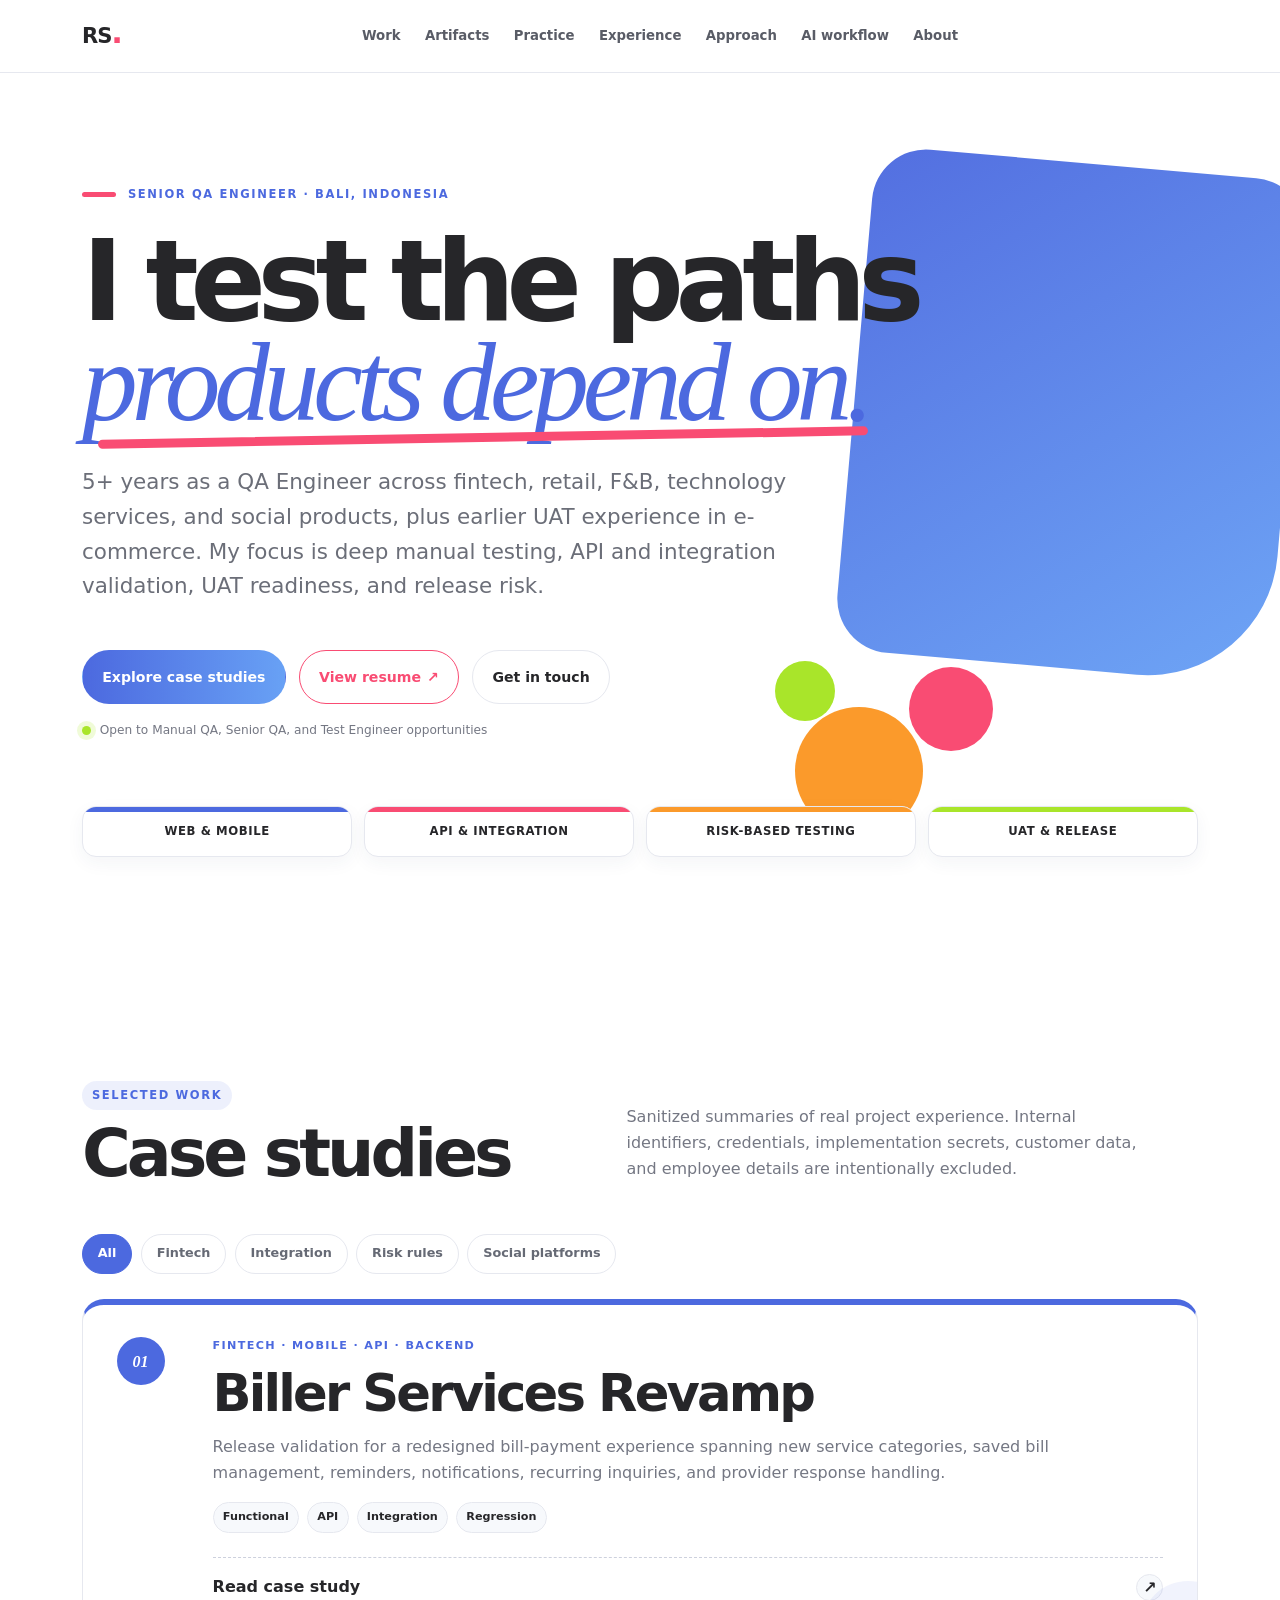
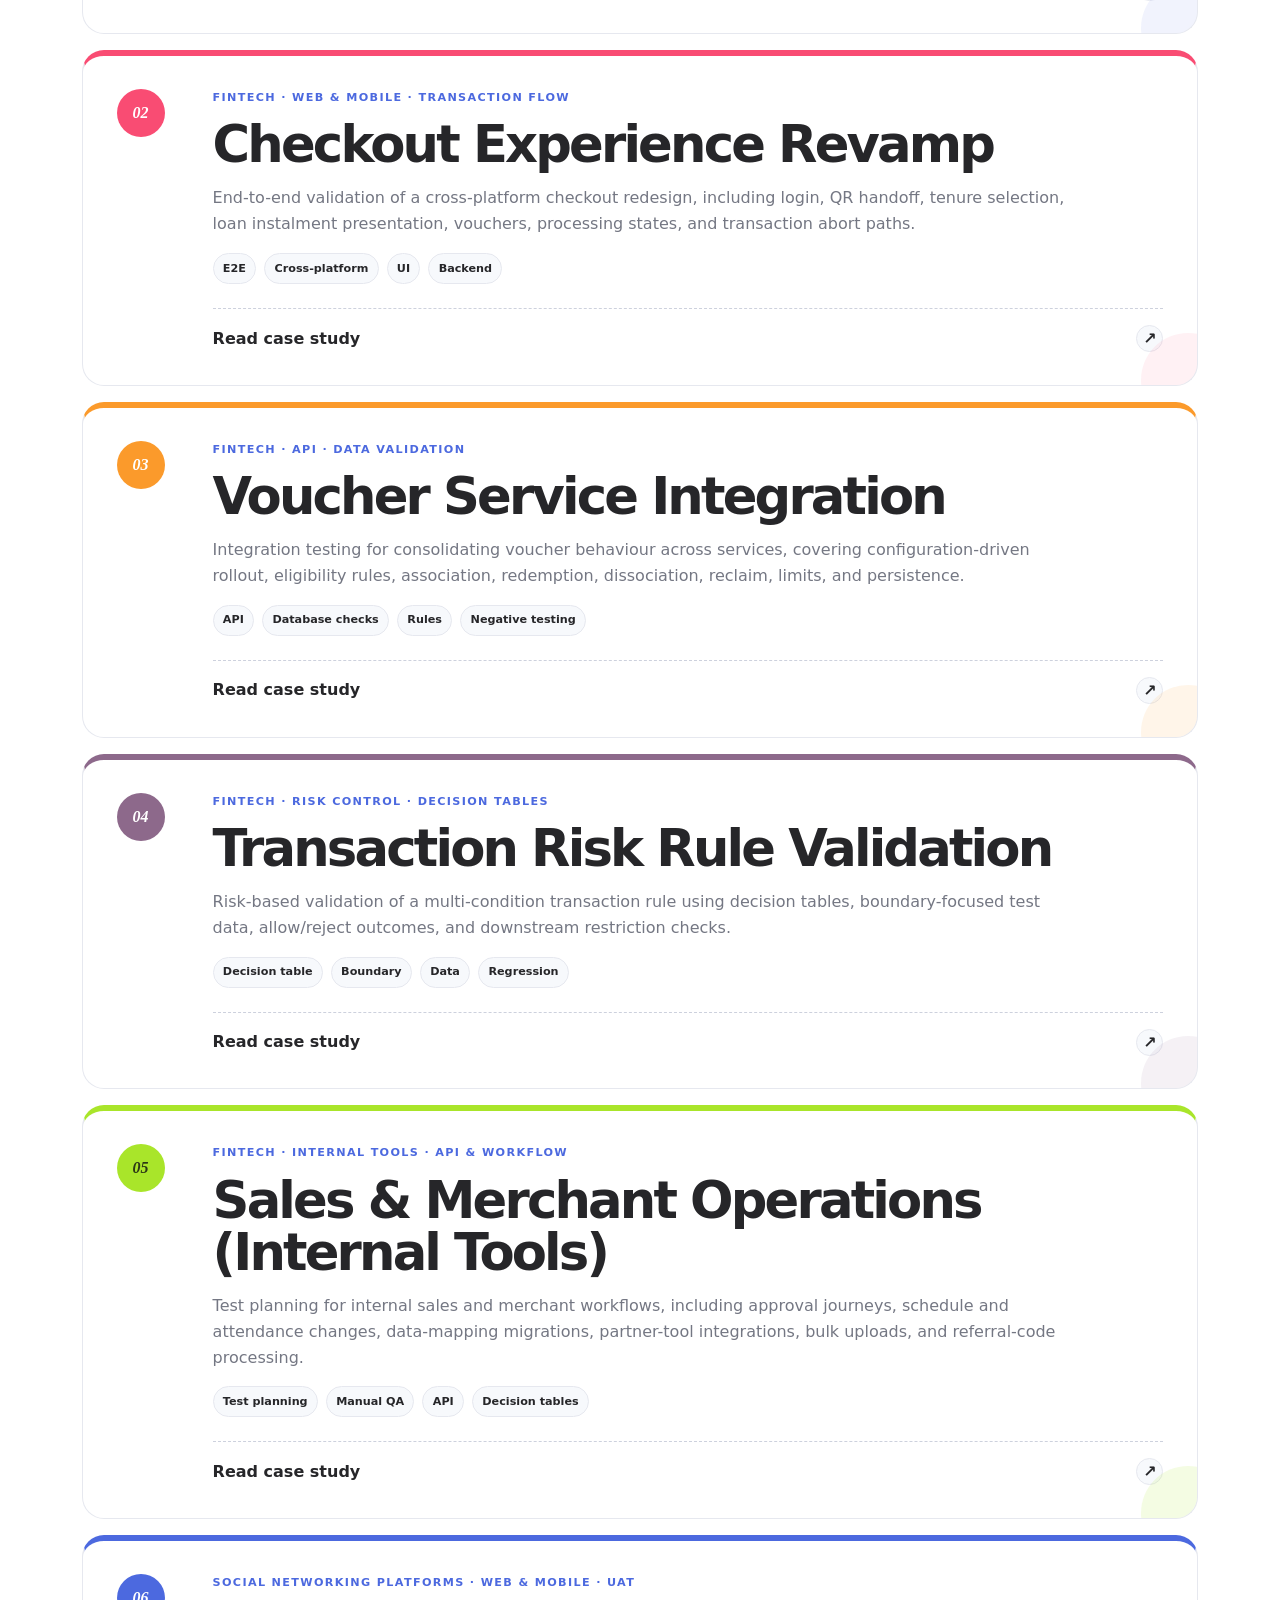
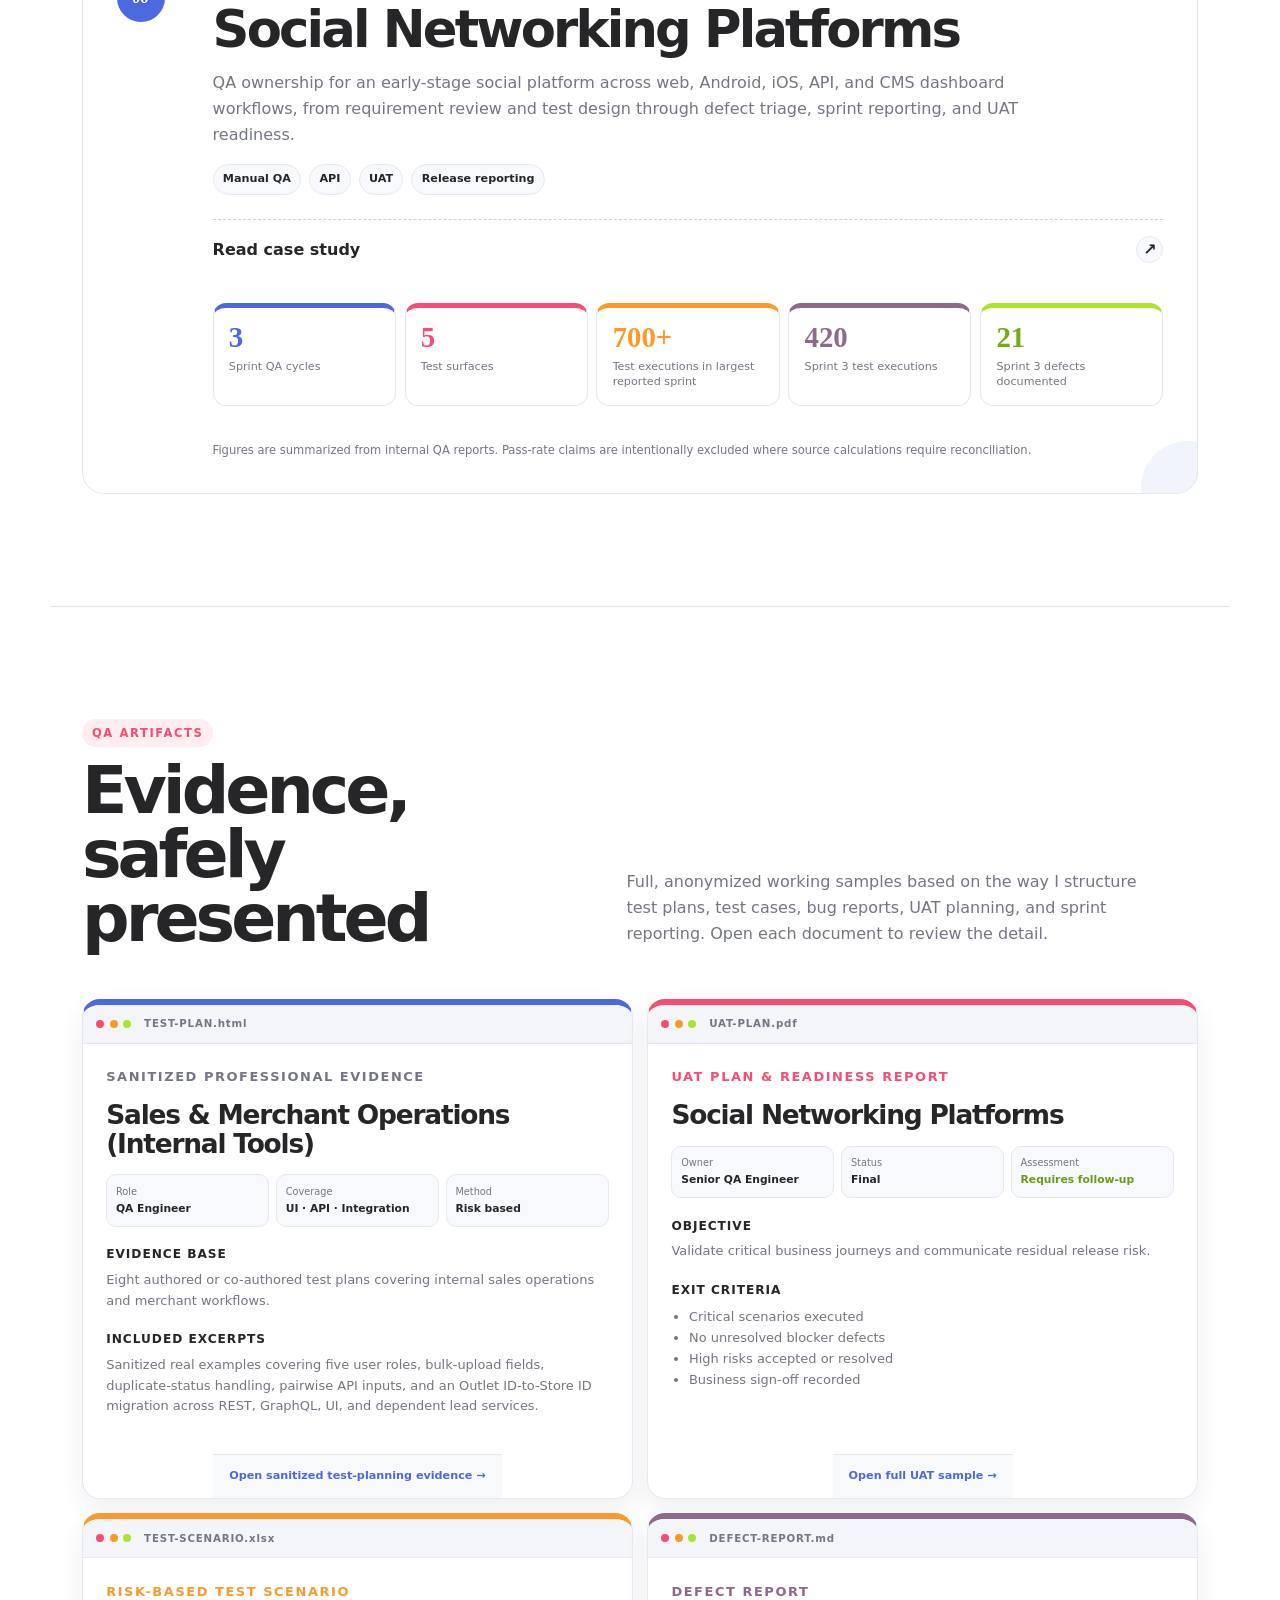
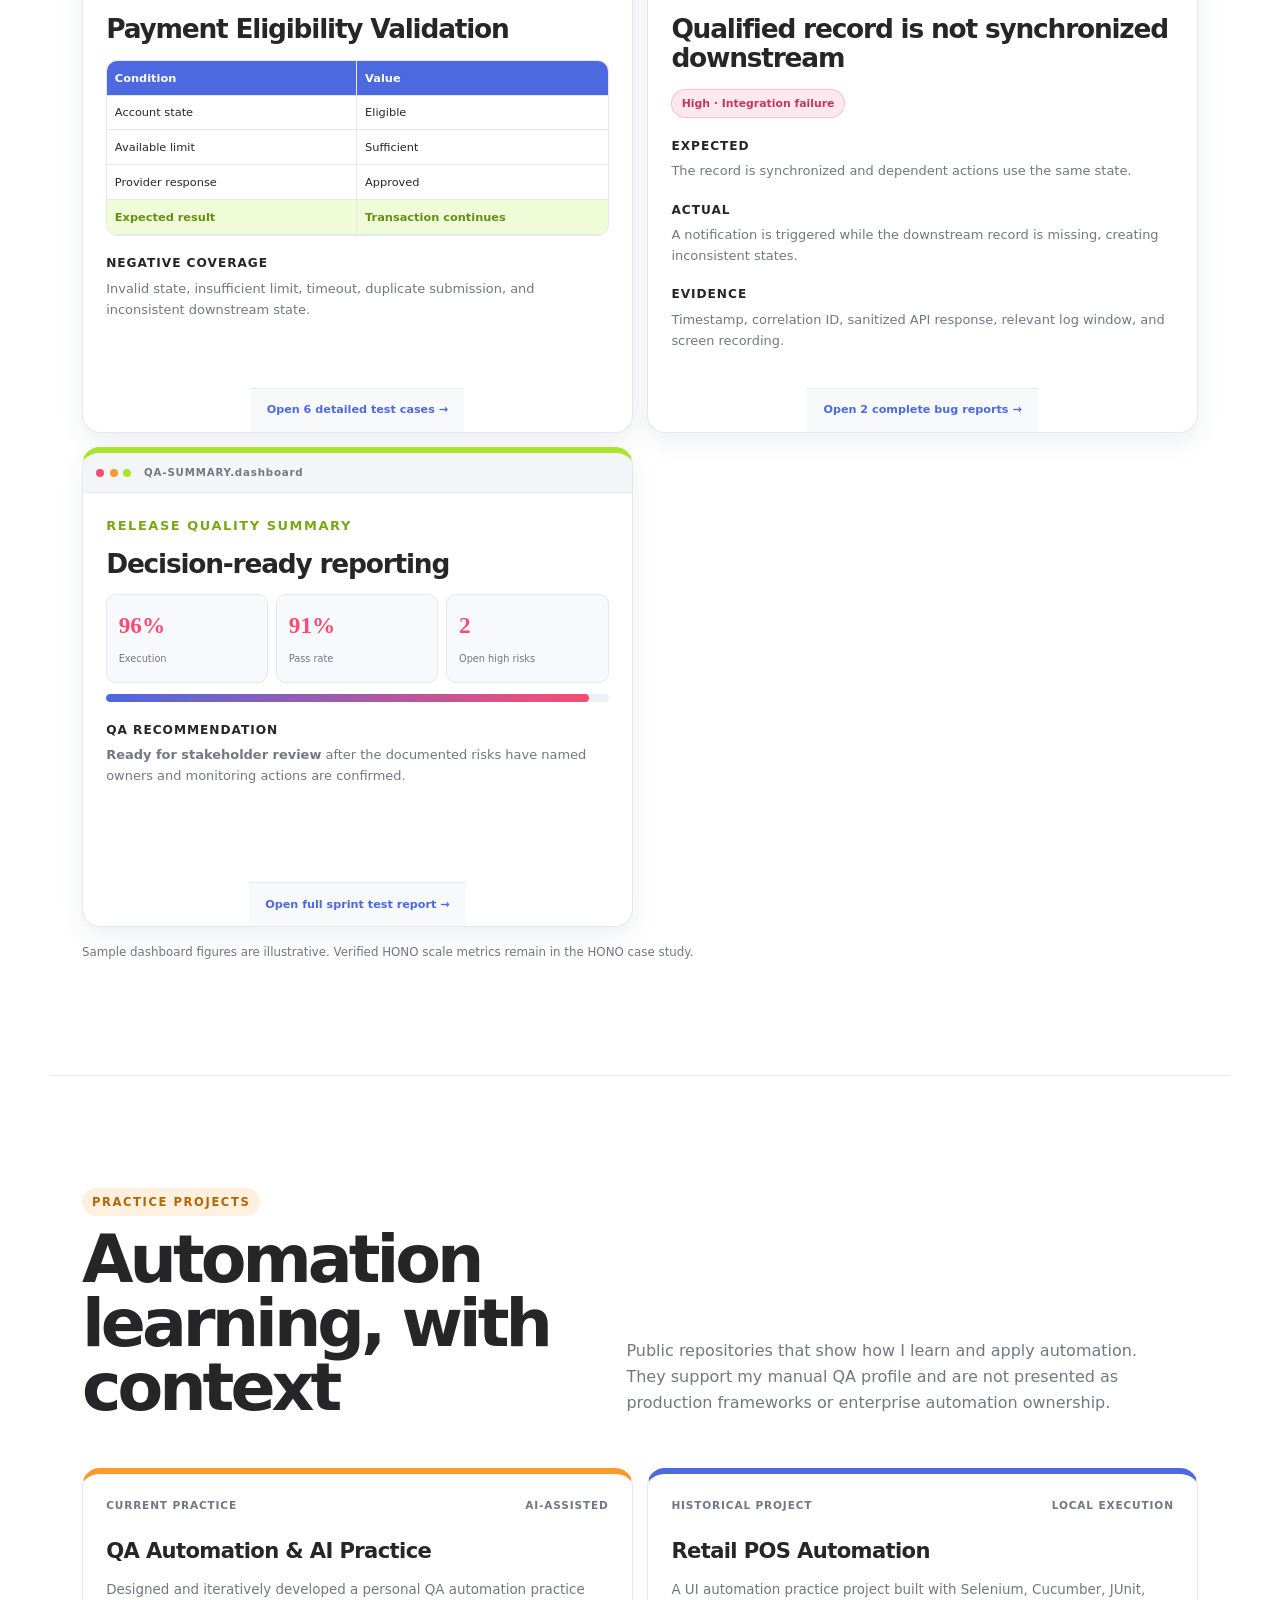
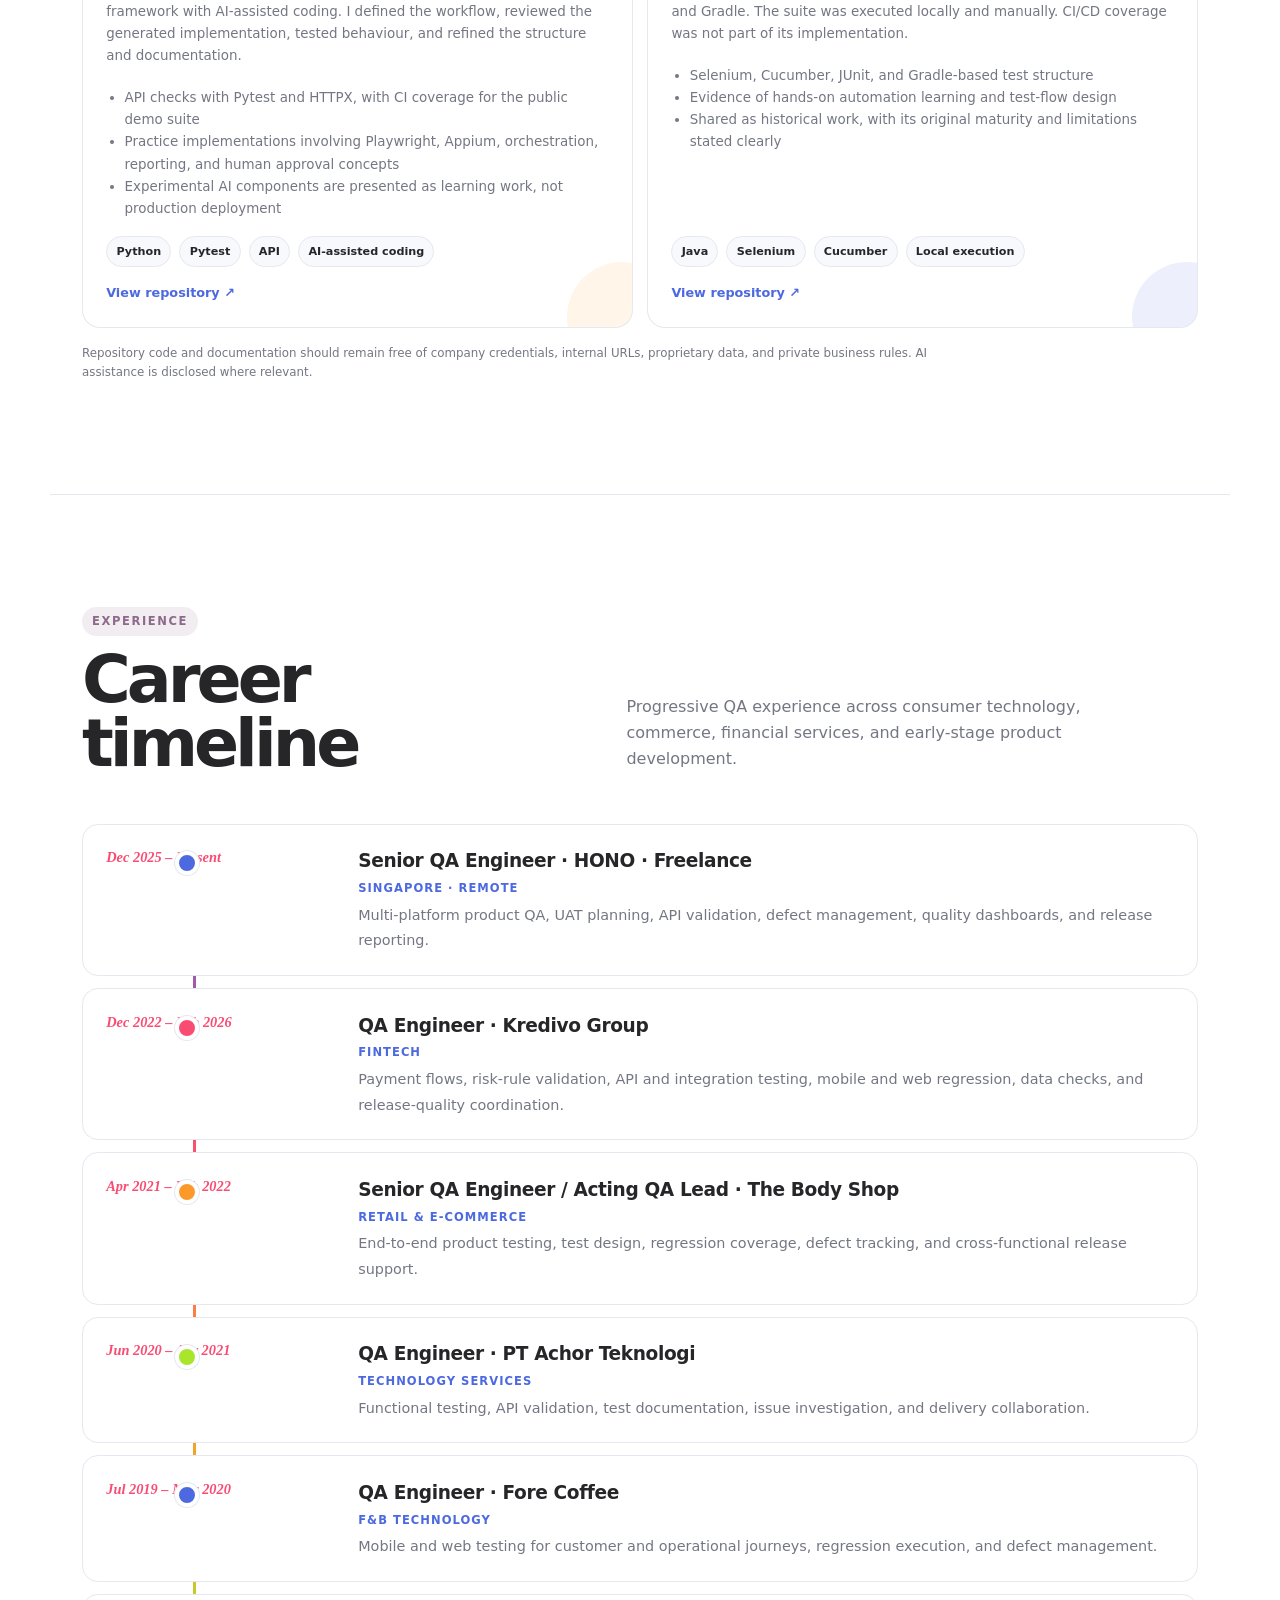
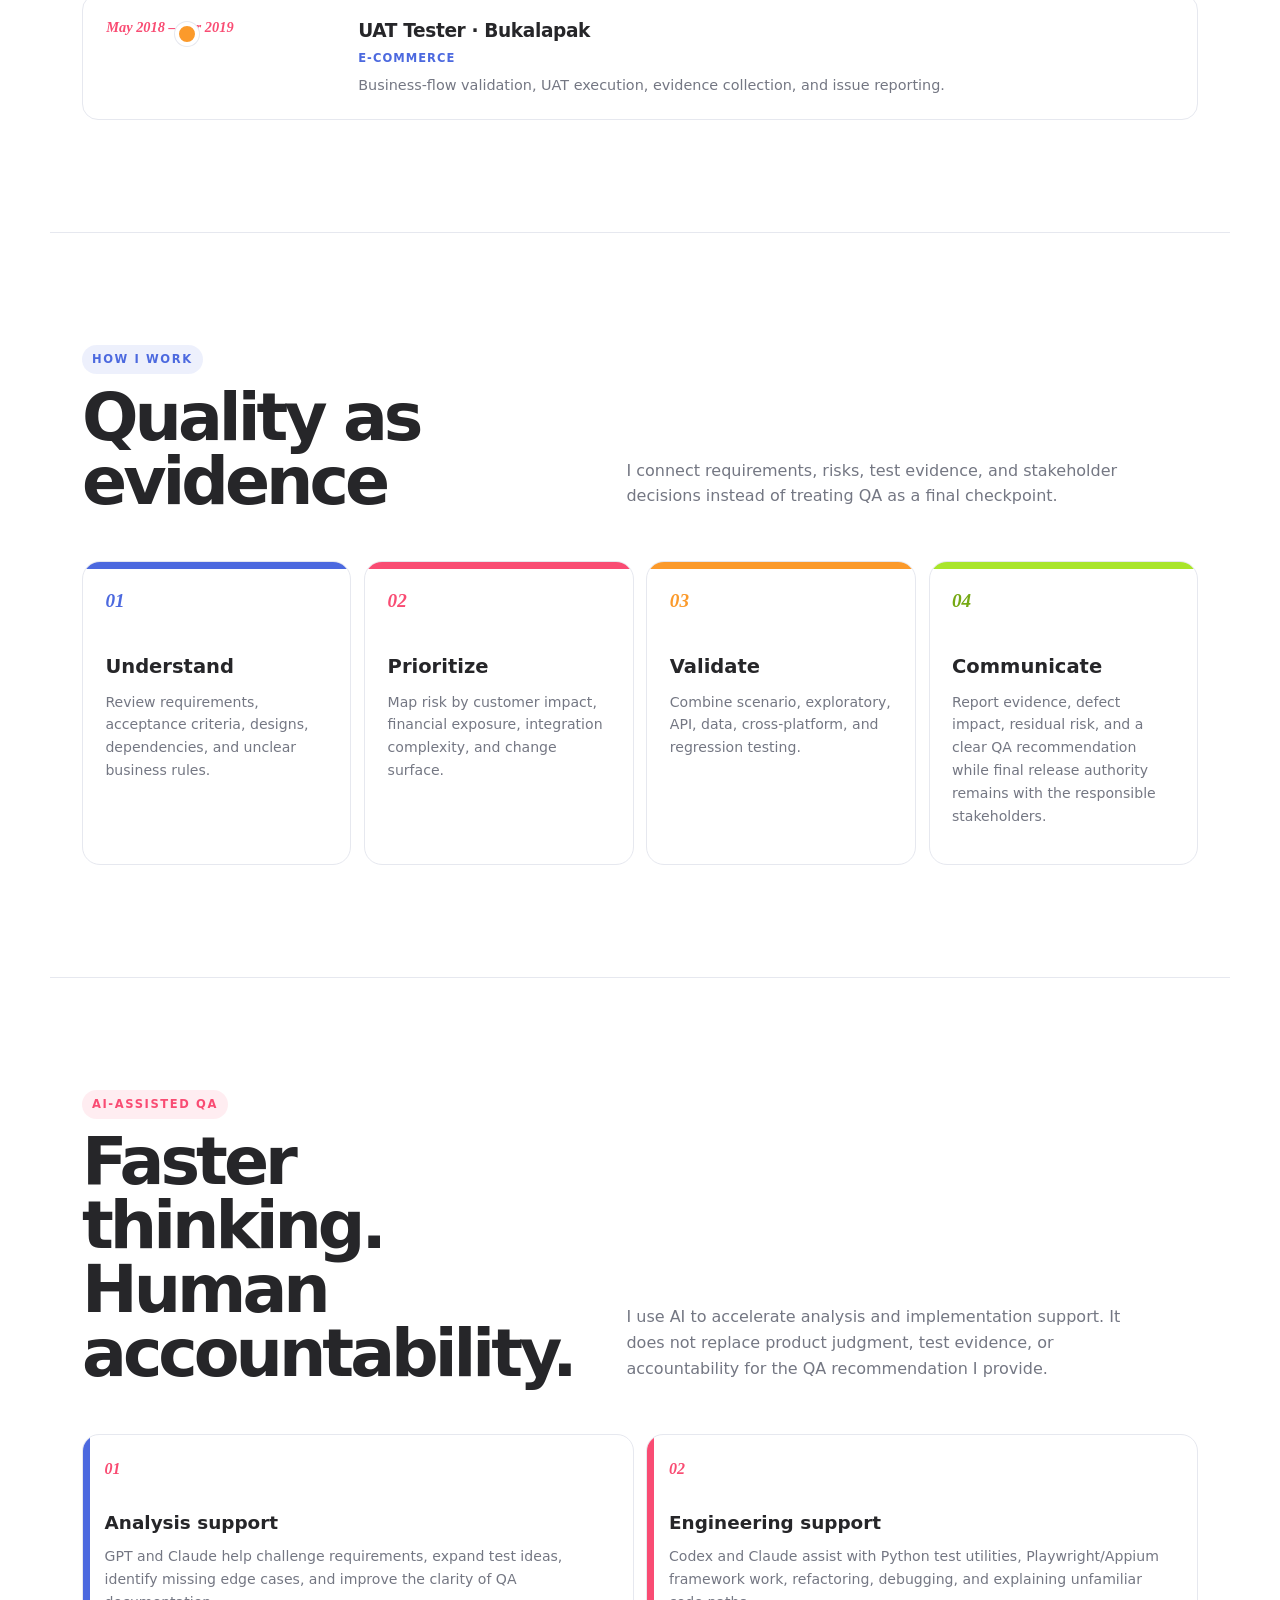
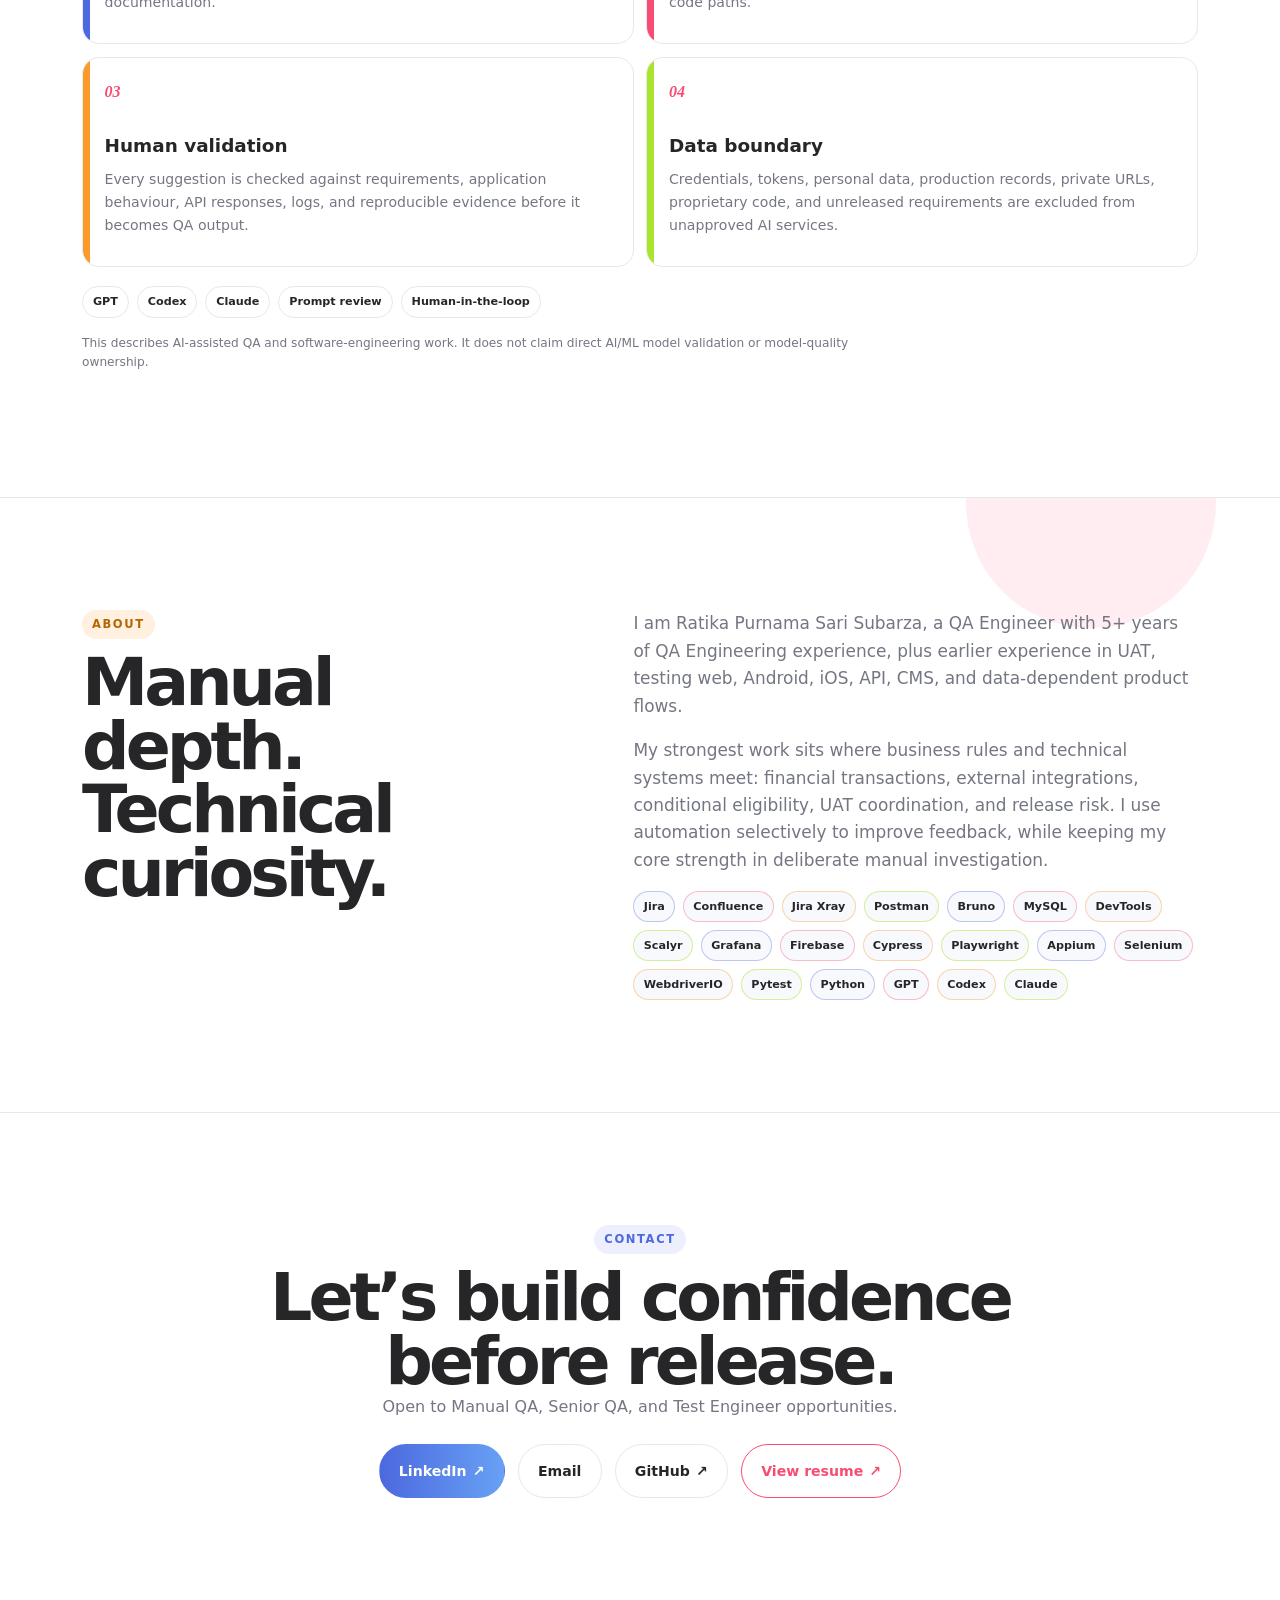
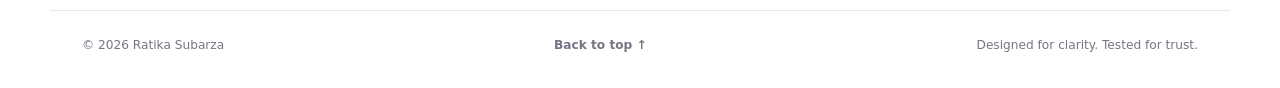
<file: index.html>
<!doctype html>
<html lang="en">
<head>
  <meta charset="utf-8">
  <meta name="viewport" content="width=device-width, initial-scale=1">
  <meta name="description" content="QA Engineer portfolio of Ratika Purnama Sari Subarza. Manual, API, integration, mobile, web, and UAT testing.">
  <meta name="author" content="Ratika Purnama Sari Subarza">
  <meta name="theme-color" content="#ffffff">
  <meta property="og:type" content="website">
  <meta property="og:title" content="Ratika Subarza | Senior QA Engineer">
  <meta property="og:description" content="QA portfolio focused on manual testing, API and integration validation, UAT readiness, and release risk.">
  <meta property="og:url" content="https://ratikasubarza.github.io/">
  <meta property="og:site_name" content="Ratika Subarza | QA Portfolio">
  <meta name="twitter:card" content="summary">
  <link rel="canonical" href="https://ratikasubarza.github.io/">
  <link rel="icon" href="favicon.svg" type="image/svg+xml">
  <link rel="manifest" href="site.webmanifest">
  <title>Ratika Subarza | QA Engineer</title>
  <link rel="stylesheet" href="styles.css?v=20260925-2">
  <link rel="stylesheet" href="experience.css?v=20260925-2">
  <link rel="stylesheet" href="portfolio-additions.css?v=20260925-2">
  <link rel="stylesheet" href="artifacts.css?v=20260925-2">
  <link rel="stylesheet" href="artifact-links.css?v=20260925-2">
  <script type="application/ld+json">
    {
      "@context": "https://schema.org",
      "@type": "Person",
      "name": "Ratika Purnama Sari Subarza",
      "url": "https://ratikasubarza.github.io/",
      "jobTitle": "Senior QA Engineer",
      "address": {"@type": "PostalAddress", "addressLocality": "Bali", "addressCountry": "ID"},
      "sameAs": [
        "https://www.linkedin.com/in/ratikasubarza/",
        "https://github.com/Ratikasubarza"
      ],
      "knowsAbout": ["Manual testing", "API testing", "Integration testing", "Mobile testing", "UAT", "Release risk"]
    }
  </script>
</head>
<body>
  <a class="skip-link" href="#work">Skip to selected work</a>
  <header class="nav-wrap">
    <nav class="nav" aria-label="Primary navigation">
      <a class="brand" href="#top" aria-label="Ratika Subarza, home">RS<span>.</span></a>
      <div class="nav-links" id="primary-links">
        <a href="#work">Work</a><a href="#artifacts">Artifacts</a><a href="#practice">Practice</a><a href="#experience">Experience</a><a href="#approach">Approach</a><a href="#ai-workflow">AI workflow</a><a href="#about">About</a>
      </div>
      <div class="nav-actions">
        <button class="menu-toggle" type="button" aria-label="Open navigation" aria-controls="primary-links" aria-expanded="false"><span></span><span></span><span></span></button>
        
      </div>
    </nav>
  </header>

  <main id="top">
    <section class="hero section">
      <div class="eyebrow"><span></span> Senior QA Engineer · Bali, Indonesia</div>
      <h1>I test the paths<br><em>products depend on.</em></h1>
      <p class="hero-copy">5+ years as a QA Engineer across fintech, retail, F&amp;B, technology services, and social products, plus earlier UAT experience in e-commerce. My focus is deep manual testing, API and integration validation, UAT readiness, and release risk.</p>
      <div class="hero-actions">
        <a class="button primary" href="#work">Explore case studies</a>
        <a class="button resume" href="resume.html" target="_blank" rel="noreferrer">View resume <span>↗</span></a>
        <a class="button secondary" href="#contact">Get in touch</a>
      </div>
      <p class="availability"><span aria-hidden="true"></span>Open to Manual QA, Senior QA, and Test Engineer opportunities</p>
      <div class="capability-strip" aria-label="Core capabilities">
        <span>Web & mobile</span><span>API & integration</span><span>Risk-based testing</span><span>UAT & release</span>
      </div>
    </section>

    <section class="section work" id="work">
      <div class="section-head">
        <div><p class="kicker">Selected work</p><h2>Case studies</h2></div>
        <p>Sanitized summaries of real project experience. Internal identifiers, credentials, implementation secrets, customer data, and employee details are intentionally excluded.</p>
      </div>
      <div class="filters" role="group" aria-label="Filter case studies">
        <button class="filter active" data-filter="all" aria-pressed="true">All</button>
        <button class="filter" data-filter="fintech" aria-pressed="false">Fintech</button>
        <button class="filter" data-filter="integration" aria-pressed="false">Integration</button>
        <button class="filter" data-filter="risk" aria-pressed="false">Risk rules</button>
        <button class="filter" data-filter="social" aria-pressed="false">Social platforms</button>
      </div>
      <p class="sr-only" id="filter-status" aria-live="polite">Showing 6 case studies</p>

      <div class="projects">
        <article class="project featured" data-tags="fintech integration">
          <div class="project-number">01</div>
          <div class="project-main">
            <p class="project-type">Fintech · Mobile · API · Backend</p>
            <h3>Biller Services Revamp</h3>
            <p>Release validation for a redesigned bill-payment experience spanning new service categories, saved bill management, reminders, notifications, recurring inquiries, and provider response handling.</p>
            <div class="tags"><span>Functional</span><span>API</span><span>Integration</span><span>Regression</span></div>
          </div>
          <details>
            <summary>Read case study <span>↗</span></summary>
            <div class="case-grid">
              <div><h4>Challenge</h4><p>Validate interconnected payment journeys while protecting existing bill services from regression and accounting for asynchronous reminders and external-provider behaviour.</p></div>
              <div><h4>My contribution</h4><p>Reviewed requirements, authored the test plan, designed positive and negative coverage, validated UI and API behaviour, investigated failures, tracked defects, and supported release readiness.</p></div>
              <div><h4>Coverage</h4><ul><li>New bill categories and payment paths</li><li>Saved, edited, filtered, and removed bills</li><li>Recurring inquiry and retry behaviour</li><li>Notifications and eligibility states</li><li>Provider errors and insufficient limits</li></ul></div>
              <div><h4>Outcome</h4><p>Produced traceable coverage across frontend, backend, notifications, scheduled processes, and payment integrations, giving stakeholders evidence for triage and release decisions.</p></div>
            </div>
          </details>
        </article>

        <article class="project" data-tags="fintech integration">
          <div class="project-number">02</div>
          <div class="project-main">
            <p class="project-type">Fintech · Web & Mobile · Transaction flow</p>
            <h3>Checkout Experience Revamp</h3>
            <p>End-to-end validation of a cross-platform checkout redesign, including login, QR handoff, tenure selection, loan instalment presentation, vouchers, processing states, and transaction abort paths.</p>
            <div class="tags"><span>E2E</span><span>Cross-platform</span><span>UI</span><span>Backend</span></div>
          </div>
          <details><summary>Read case study <span>↗</span></summary><div class="case-grid">
            <div><h4>Risk focus</h4><p>Platform parity, transaction continuity, correct repayment choices, identity handoff, eligibility states, and safe failure handling.</p></div>
            <div><h4>Test design</h4><p>Covered desktop and mobile journeys, valid and invalid authentication, eligible and ineligible options, voucher lifecycle, processing states, and cancellation behaviour.</p></div>
          </div></details>
        </article>

        <article class="project" data-tags="fintech integration">
          <div class="project-number">03</div>
          <div class="project-main">
            <p class="project-type">Fintech · API · Data validation</p>
            <h3>Voucher Service Integration</h3>
            <p>Integration testing for consolidating voucher behaviour across services, covering configuration-driven rollout, eligibility rules, association, redemption, dissociation, reclaim, limits, and persistence.</p>
            <div class="tags"><span>API</span><span>Database checks</span><span>Rules</span><span>Negative testing</span></div>
          </div>
          <details><summary>Read case study <span>↗</span></summary><div class="case-grid">
            <div><h4>Coverage strategy</h4><p>Combined service-response validation with mobile behaviour and data-state verification, including invalid references, exceeded quotas, expired vouchers, failed transactions, and safe rollback.</p></div>
            <div><h4>Value</h4><p>Made rule interactions explicit and checked that voucher state remained consistent throughout transaction success, failure, cancellation, and retry paths.</p></div>
          </div></details>
        </article>

        <article class="project" data-tags="fintech risk">
          <div class="project-number">04</div>
          <div class="project-main">
            <p class="project-type">Fintech · Risk control · Decision tables</p>
            <h3>Transaction Risk Rule Validation</h3>
            <p>Risk-based validation of a multi-condition transaction rule using decision tables, boundary-focused test data, allow/reject outcomes, and downstream restriction checks.</p>
            <div class="tags"><span>Decision table</span><span>Boundary</span><span>Data</span><span>Regression</span></div>
          </div>
          <details><summary>Read case study <span>↗</span></summary><div class="case-grid">
            <div><h4>Method</h4><p>Mapped combinations of account activity, timing, transaction history, profile changes, and utilization bands into deterministic expected outcomes.</p></div>
            <div><h4>Safety</h4><p>Validated both enforcement and false-positive protection: matching risk combinations were restricted while legitimate users remained unaffected.</p></div>
          </div></details>
        </article>

        <article class="project" data-tags="fintech integration">
          <div class="project-number">05</div>
          <div class="project-main">
            <p class="project-type">Fintech · Internal tools · API &amp; Workflow</p>
            <h3>Sales &amp; Merchant Operations (Internal Tools)</h3>
            <p>Test planning for internal sales and merchant workflows, including approval journeys, schedule and attendance changes, data-mapping migrations, partner-tool integrations, bulk uploads, and referral-code processing.</p>
            <div class="tags"><span>Test planning</span><span>Manual QA</span><span>API</span><span>Decision tables</span></div>
          </div>
          <details><summary>Read case study <span>↗</span></summary><div class="case-grid">
            <div><h4>Business coverage</h4><p>Covered role-based approvals, request processing, employee schedule and attendance flows, sales transaction support, merchant whitelisting, partner referral codes, product-information capture, and a learning-platform integration.</p></div>
            <div><h4>My contribution</h4><p>Authored and co-authored test plans, converted business requirements into explicit scope and scenarios, identified dependencies and exclusions, and defined expected outcomes for UI, API, and integration behaviour.</p></div>
            <div><h4>Test design</h4><p>Used positive and negative scenarios, decision tables, pairwise combinations, role-permission checks, required-field validation, duplicate prevention, status-transition coverage, and end-to-end checks.</p></div>
            <div><h4>Risk focus</h4><p>Prioritized incorrect access, broken approval sequencing, invalid bulk data, duplicate records, inconsistent mapping, and failures between the user interface and dependent services.</p></div>
            <div><h4>Portfolio evidence</h4><p>The public sample preserves the planning method while removing internal names, ticket identifiers, links, endpoints, production data, and proprietary business rules. <a href="artifacts/kredivo-test-planning.html">Open the sanitized test-planning evidence →</a></p></div>
          </div></details>
        </article>

        <article class="project" data-tags="social integration">
          <div class="project-number">06</div>
          <div class="project-main">
            <p class="project-type">Social Networking Platforms · Web &amp; Mobile · UAT</p>
            <h3>Social Networking Platforms</h3>
            <p>QA ownership for an early-stage social platform across web, Android, iOS, API, and CMS dashboard workflows, from requirement review and test design through defect triage, sprint reporting, and UAT readiness.</p>
            <div class="tags"><span>Manual QA</span><span>API</span><span>UAT</span><span>Release reporting</span></div>
          </div>
          <details><summary>Read case study <span>↗</span></summary><div class="case-grid">
            <div><h4>Product coverage</h4><p>Authentication, onboarding, profiles, settings and preferences, feed and topic filters, posts and media, comments, reposts, following, blocking, muting, reporting, and notifications.</p></div>
            <div><h4>My contribution</h4><p>Acted as QA owner across three sprint reporting cycles. Translated requirements and acceptance criteria into risk-based scenarios, maintained cross-platform coverage, validated APIs, data, UI, and logs, coordinated defect closure, and communicated release status.</p></div>
            <div><h4>Test strategy</h4><p>Combined positive, negative, edge-case, error-handling, sanity, API, UI, and data validation. Used mind-map coverage to make feature relationships and scenario gaps visible before execution.</p></div>
            <div><h4>Reporting</h4><p>Built structured QA reports and dashboard views connecting planned scenarios, execution status, platform coverage, regression scope, defect exposure, residual risk, and QA recommendations for stakeholder review.</p></div>
            <div><h4>Confidentiality</h4><p>Implementation details, internal metrics, links, identities, test data, and unreleased requirements are intentionally omitted.</p></div>
          </div></details>
          <div class="metrics" aria-label="Sanitized project scale">
            <div><strong>3</strong><span>Sprint QA cycles</span></div>
            <div><strong>5</strong><span>Test surfaces</span></div>
            <div><strong>700+</strong><span>Test executions in largest reported sprint</span></div>
            <div><strong>420</strong><span>Sprint 3 test executions</span></div>
            <div><strong>21</strong><span>Sprint 3 defects documented</span></div>
          </div>
          <p class="metric-note">Figures are summarized from internal QA reports. Pass-rate claims are intentionally excluded where source calculations require reconciliation.</p>
        </article>
      </div>
    </section>

    <section class="section artifacts" id="artifacts">
      <div class="section-head">
        <div><p class="kicker">QA artifacts</p><h2>Evidence, safely presented</h2></div>
        <p>Full, anonymized working samples based on the way I structure test plans, test cases, bug reports, UAT planning, and sprint reporting. Open each document to review the detail.</p>
      </div>
      <div class="artifact-grid">
        <article class="artifact-card">
          <div class="doc-bar"><span></span><span></span><span></span><b>TEST-PLAN.html</b></div>
          <div class="doc-body">
            <p class="doc-label">Sanitized Professional Evidence</p><h3>Sales &amp; Merchant Operations (Internal Tools)</h3>
            <div class="doc-meta"><span>Role <b>QA Engineer</b></span><span>Coverage <b>UI · API · Integration</b></span><span>Method <b>Risk based</b></span></div>
            <h4>Evidence base</h4><p>Eight authored or co-authored test plans covering internal sales operations and merchant workflows.</p>
            <h4>Included excerpts</h4><p>Sanitized real examples covering five user roles, bulk-upload fields, duplicate-status handling, pairwise API inputs, and an Outlet ID-to-Store ID migration across REST, GraphQL, UI, and dependent lead services.</p>
          </div><footer class="doc-footer"><a href="artifacts/kredivo-test-planning.html">Open sanitized test-planning evidence →</a></footer>
        </article>
        <article class="artifact-card">
          <div class="doc-bar"><span></span><span></span><span></span><b>UAT-PLAN.pdf</b></div>
          <div class="doc-body">
            <p class="doc-label">UAT Plan &amp; Readiness Report</p><h3>Social Networking Platforms</h3>
            <div class="doc-meta"><span>Owner <b>Senior QA Engineer</b></span><span>Status <b>Final</b></span><span>Assessment <b class="go">Requires follow-up</b></span></div>
            <h4>Objective</h4><p>Validate critical business journeys and communicate residual release risk.</p>
            <h4>Exit criteria</h4><ul><li>Critical scenarios executed</li><li>No unresolved blocker defects</li><li>High risks accepted or resolved</li><li>Business sign-off recorded</li></ul>
          </div><footer class="doc-footer"><a href="artifacts/uat-plan.html">Open full UAT sample →</a></footer>
        </article>
        <article class="artifact-card">
          <div class="doc-bar"><span></span><span></span><span></span><b>TEST-SCENARIO.xlsx</b></div>
          <div class="doc-body">
            <p class="doc-label">Risk-Based Test Scenario</p><h3>Payment Eligibility Validation</h3>
            <div class="mini-table"><div class="head">Condition</div><div class="head">Value</div><div>Account state</div><div>Eligible</div><div>Available limit</div><div>Sufficient</div><div>Provider response</div><div>Approved</div><div class="result">Expected result</div><div class="result">Transaction continues</div></div>
            <h4>Negative coverage</h4><p>Invalid state, insufficient limit, timeout, duplicate submission, and inconsistent downstream state.</p>
          </div><footer class="doc-footer"><a href="artifacts/test-cases.html">Open 6 detailed test cases →</a></footer>
        </article>
        <article class="artifact-card">
          <div class="doc-bar"><span></span><span></span><span></span><b>DEFECT-REPORT.md</b></div>
          <div class="doc-body">
            <p class="doc-label">Defect Report</p><h3>Qualified record is not synchronized downstream</h3><div class="severity">High · Integration failure</div>
            <h4>Expected</h4><p>The record is synchronized and dependent actions use the same state.</p>
            <h4>Actual</h4><p>A notification is triggered while the downstream record is missing, creating inconsistent states.</p>
            <h4>Evidence</h4><p>Timestamp, correlation ID, sanitized API response, relevant log window, and screen recording.</p>
          </div><footer class="doc-footer"><a href="artifacts/bug-reports.html">Open 2 complete bug reports →</a></footer>
        </article>
        <article class="artifact-card">
          <div class="doc-bar"><span></span><span></span><span></span><b>QA-SUMMARY.dashboard</b></div>
          <div class="doc-body">
            <p class="doc-label">Release Quality Summary</p><h3>Decision-ready reporting</h3>
            <div class="summary-metrics"><div><strong>96%</strong><span>Execution</span></div><div><strong>91%</strong><span>Pass rate</span></div><div><strong>2</strong><span>Open high risks</span></div></div><div class="bar"><i style="width:96%"></i></div>
            <h4>QA recommendation</h4><p><b>Ready for stakeholder review</b> after the documented risks have named owners and monitoring actions are confirmed.</p>
          </div><footer class="doc-footer"><a href="artifacts/test-report.html">Open full sprint test report →</a></footer>
        </article>
      </div>
      <p class="artifact-note">Sample dashboard figures are illustrative. Verified HONO scale metrics remain in the HONO case study.</p>
    </section>

    <section class="section practice" id="practice">
      <div class="section-head">
        <div><p class="kicker">Practice projects</p><h2>Automation learning, with context</h2></div>
        <p>Public repositories that show how I learn and apply automation. They support my manual QA profile and are not presented as production frameworks or enterprise automation ownership.</p>
      </div>
      <div class="practice-grid">
        <article class="practice-card">
          <div class="practice-top"><span>Current practice</span><span>AI-assisted</span></div>
          <h3>QA Automation &amp; AI Practice</h3>
          <p>Designed and iteratively developed a personal QA automation practice framework with AI-assisted coding. I defined the workflow, reviewed the generated implementation, tested behaviour, and refined the structure and documentation.</p>
          <ul><li>API checks with Pytest and HTTPX, with CI coverage for the public demo suite</li><li>Practice implementations involving Playwright, Appium, orchestration, reporting, and human approval concepts</li><li>Experimental AI components are presented as learning work, not production deployment</li></ul>
          <div class="tags"><span>Python</span><span>Pytest</span><span>API</span><span>AI-assisted coding</span></div>
          <a href="https://github.com/Ratikasubarza/qa-automation-ai-practice" target="_blank" rel="noreferrer">View repository <span>↗</span></a>
        </article>
        <article class="practice-card">
          <div class="practice-top"><span>Historical project</span><span>Local execution</span></div>
          <h3>Retail POS Automation</h3>
          <p>A UI automation practice project built with Selenium, Cucumber, JUnit, and Gradle. The suite was executed locally and manually. CI/CD coverage was not part of its implementation.</p>
          <ul><li>Selenium, Cucumber, JUnit, and Gradle-based test structure</li><li>Evidence of hands-on automation learning and test-flow design</li><li>Shared as historical work, with its original maturity and limitations stated clearly</li></ul>
          <div class="tags"><span>Java</span><span>Selenium</span><span>Cucumber</span><span>Local execution</span></div>
          <a href="https://github.com/Ratikasubarza/bodyshop-pos-automation" target="_blank" rel="noreferrer">View repository <span>↗</span></a>
        </article>
      </div>
      <p class="practice-note">Repository code and documentation should remain free of company credentials, internal URLs, proprietary data, and private business rules. AI assistance is disclosed where relevant.</p>
    </section>

    <section class="section experience" id="experience">
      <div class="section-head"><div><p class="kicker">Experience</p><h2>Career timeline</h2></div><p>Progressive QA experience across consumer technology, commerce, financial services, and early-stage product development.</p></div>
      <div class="timeline">
        <div class="role"><time>Dec 2025 – Present</time><div><h3>Senior QA Engineer · HONO · Freelance</h3><p>Singapore · Remote</p><span>Multi-platform product QA, UAT planning, API validation, defect management, quality dashboards, and release reporting.</span></div></div>
        <div class="role"><time>Dec 2022 – Feb 2026</time><div><h3>QA Engineer · Kredivo Group</h3><p>Fintech</p><span>Payment flows, risk-rule validation, API and integration testing, mobile and web regression, data checks, and release-quality coordination.</span></div></div>
        <div class="role"><time>Apr 2021 – Feb 2022</time><div><h3>Senior QA Engineer / Acting QA Lead · The Body Shop</h3><p>Retail &amp; e-commerce</p><span>End-to-end product testing, test design, regression coverage, defect tracking, and cross-functional release support.</span></div></div>
        <div class="role"><time>Jun 2020 – Apr 2021</time><div><h3>QA Engineer · PT Achor Teknologi</h3><p>Technology services</p><span>Functional testing, API validation, test documentation, issue investigation, and delivery collaboration.</span></div></div>
        <div class="role"><time>Jul 2019 – May 2020</time><div><h3>QA Engineer · Fore Coffee</h3><p>F&amp;B technology</p><span>Mobile and web testing for customer and operational journeys, regression execution, and defect management.</span></div></div>
        <div class="role"><time>May 2018 – Apr 2019</time><div><h3>UAT Tester · Bukalapak</h3><p>E-commerce</p><span>Business-flow validation, UAT execution, evidence collection, and issue reporting.</span></div></div>
      </div>
    </section>

    <section class="section approach" id="approach">
      <div class="section-head"><div><p class="kicker">How I work</p><h2>Quality as evidence</h2></div><p>I connect requirements, risks, test evidence, and stakeholder decisions instead of treating QA as a final checkpoint.</p></div>
      <div class="steps">
        <div><b>01</b><h3>Understand</h3><p>Review requirements, acceptance criteria, designs, dependencies, and unclear business rules.</p></div>
        <div><b>02</b><h3>Prioritize</h3><p>Map risk by customer impact, financial exposure, integration complexity, and change surface.</p></div>
        <div><b>03</b><h3>Validate</h3><p>Combine scenario, exploratory, API, data, cross-platform, and regression testing.</p></div>
        <div><b>04</b><h3>Communicate</h3><p>Report evidence, defect impact, residual risk, and a clear QA recommendation while final release authority remains with the responsible stakeholders.</p></div>
      </div>
    </section>

    <section class="section ai-workflow" id="ai-workflow">
      <div class="section-head">
        <div><p class="kicker">AI-assisted QA</p><h2>Faster thinking.<br>Human accountability.</h2></div>
        <p>I use AI to accelerate analysis and implementation support. It does not replace product judgment, test evidence, or accountability for the QA recommendation I provide.</p>
      </div>
      <div class="ai-grid">
        <div><span>01</span><h3>Analysis support</h3><p>GPT and Claude help challenge requirements, expand test ideas, identify missing edge cases, and improve the clarity of QA documentation.</p></div>
        <div><span>02</span><h3>Engineering support</h3><p>Codex and Claude assist with Python test utilities, Playwright/Appium framework work, refactoring, debugging, and explaining unfamiliar code paths.</p></div>
        <div><span>03</span><h3>Human validation</h3><p>Every suggestion is checked against requirements, application behaviour, API responses, logs, and reproducible evidence before it becomes QA output.</p></div>
        <div><span>04</span><h3>Data boundary</h3><p>Credentials, tokens, personal data, production records, private URLs, proprietary code, and unreleased requirements are excluded from unapproved AI services.</p></div>
      </div>
      <div class="ai-tools"><span>GPT</span><span>Codex</span><span>Claude</span><span>Prompt review</span><span>Human-in-the-loop</span></div>
      <p class="disclaimer">This describes AI-assisted QA and software-engineering work. It does not claim direct AI/ML model validation or model-quality ownership.</p>
    </section>

    <section class="section about" id="about">
      <div><p class="kicker">About</p><h2>Manual depth.<br>Technical curiosity.</h2></div>
      <div class="about-copy">
        <p>I am Ratika Purnama Sari Subarza, a QA Engineer with 5+ years of QA Engineering experience, plus earlier experience in UAT, testing web, Android, iOS, API, CMS, and data-dependent product flows.</p>
        <p>My strongest work sits where business rules and technical systems meet: financial transactions, external integrations, conditional eligibility, UAT coordination, and release risk. I use automation selectively to improve feedback, while keeping my core strength in deliberate manual investigation.</p>
        <div class="toolbox"><span>Jira</span><span>Confluence</span><span>Jira Xray</span><span>Postman</span><span>Bruno</span><span>MySQL</span><span>DevTools</span><span>Scalyr</span><span>Grafana</span><span>Firebase</span><span>Cypress</span><span>Playwright</span><span>Appium</span><span>Selenium</span><span>WebdriverIO</span><span>Pytest</span><span>Python</span><span>GPT</span><span>Codex</span><span>Claude</span></div>
      </div>
    </section>

    <section class="section contact" id="contact">
      <p class="kicker">Contact</p><h2>Let’s build confidence<br>before release.</h2>
      <p>Open to Manual QA, Senior QA, and Test Engineer opportunities.</p>
      <div class="contact-actions">
        <a class="button primary" href="https://www.linkedin.com/in/ratikasubarza/" target="_blank" rel="noreferrer">LinkedIn <span>↗</span></a>
        <a class="button secondary" href="mailto:ratikasubarza@gmail.com">Email</a>
        <a class="button secondary" href="https://github.com/Ratikasubarza" target="_blank" rel="noreferrer">GitHub <span>↗</span></a>
        <a class="button resume" href="resume.html" target="_blank" rel="noreferrer">View resume <span>↗</span></a>
      </div>
    </section>
  </main>
  <footer><span>© <span id="year"></span> Ratika Subarza</span><a href="#top">Back to top ↑</a><span>Designed for clarity. Tested for trust.</span></footer>
  <script src="script.js?v=20260925-2"></script>
</body>
</html>
</file>
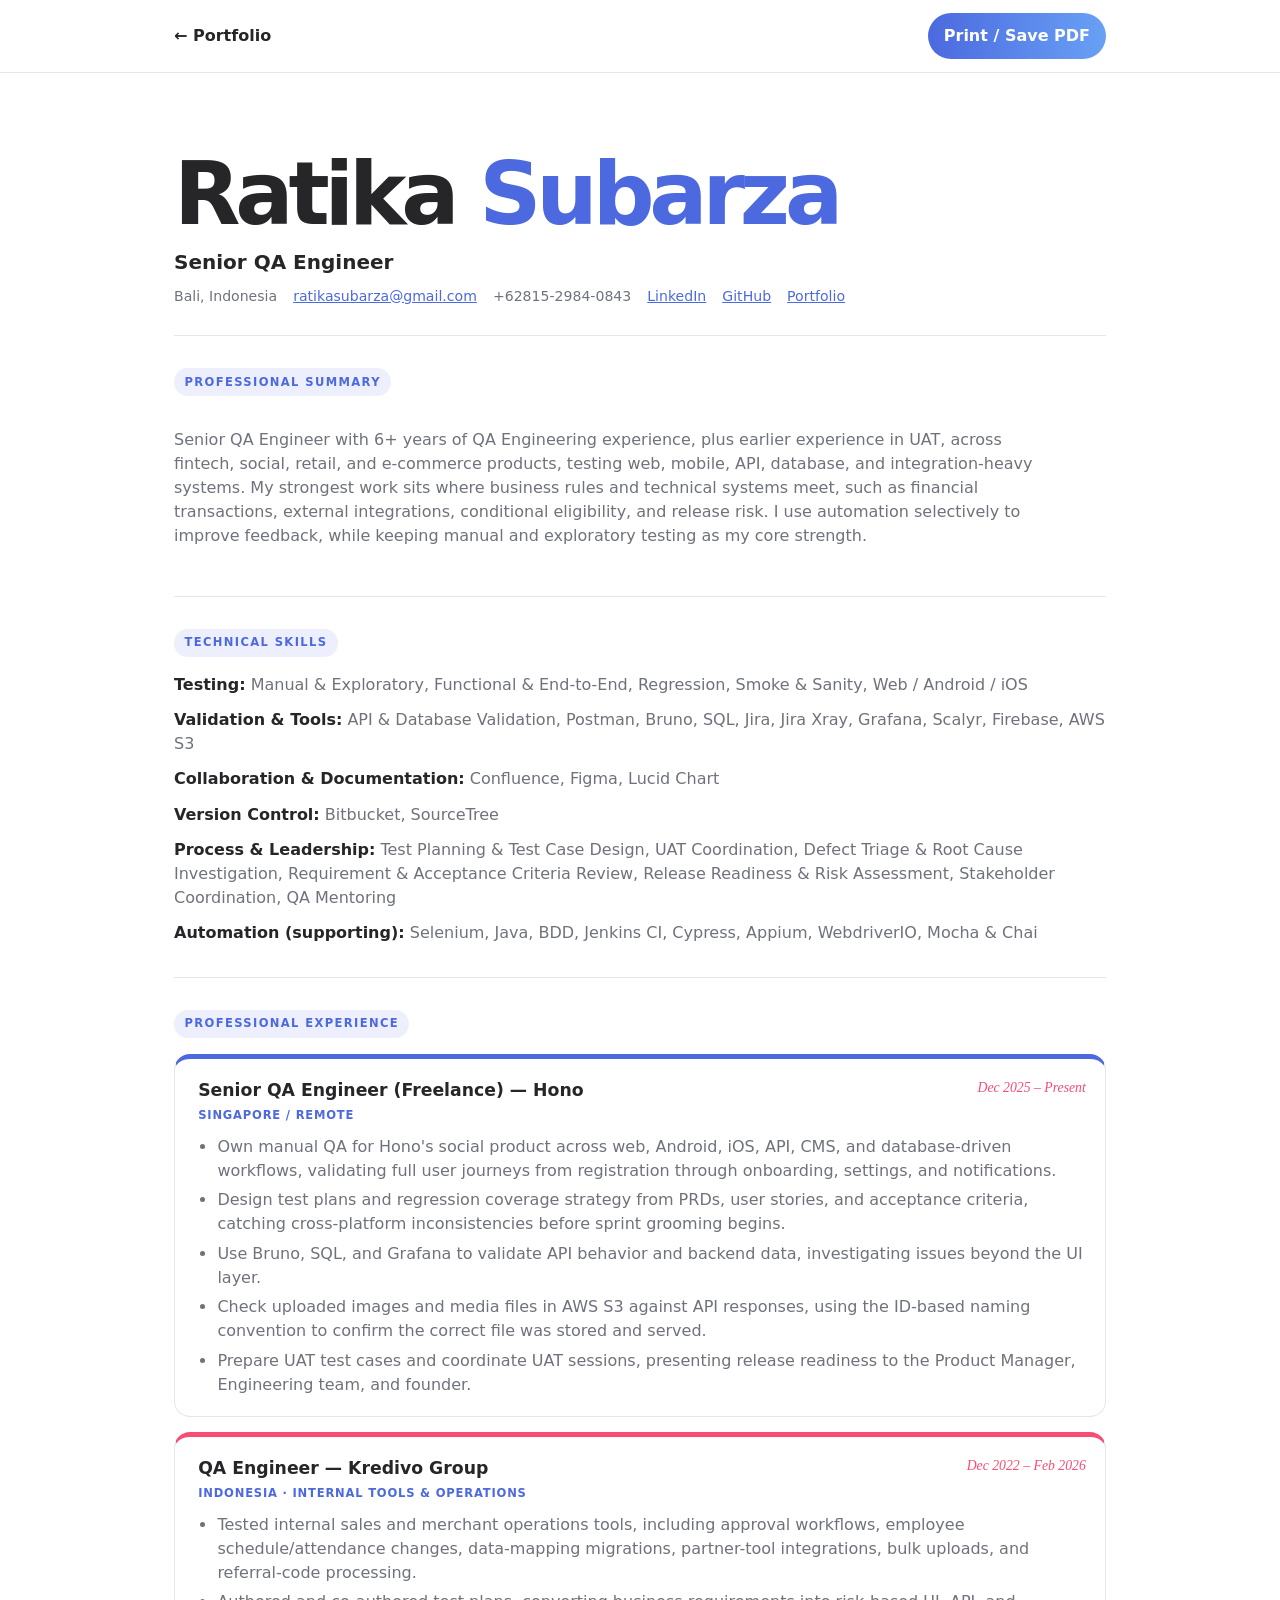
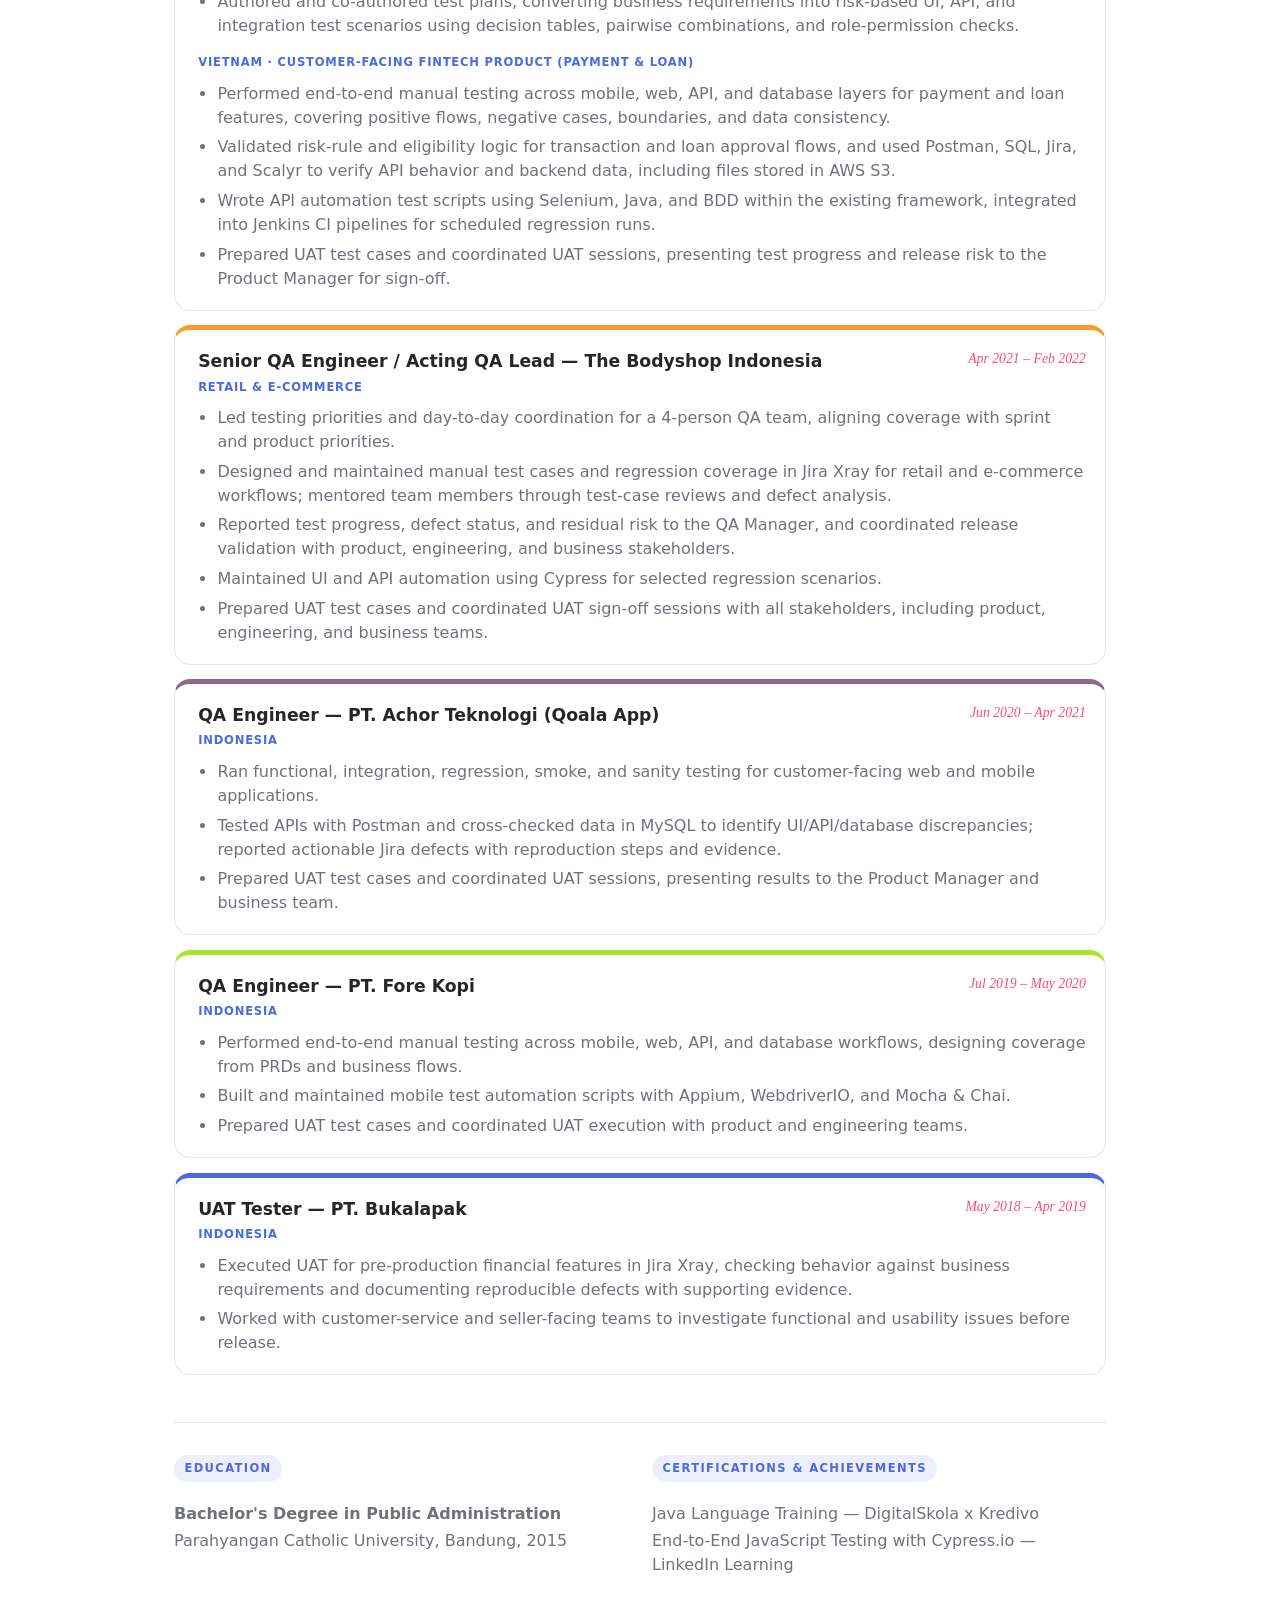
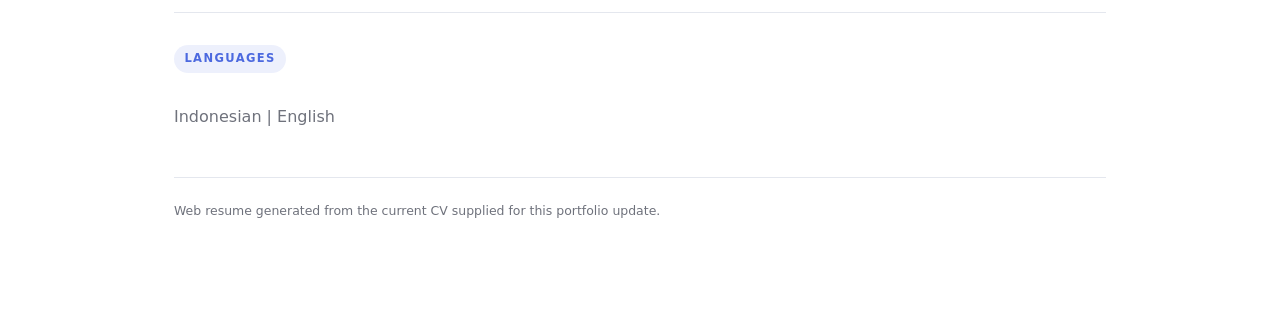
<file: resume.html>
<!doctype html>
<html lang="en">
<head>
  <meta charset="utf-8">
  <meta name="viewport" content="width=device-width, initial-scale=1">
  <meta name="description" content="Resume of Ratika Subarza, Senior QA Engineer.">
  <meta name="theme-color" content="#ffffff">
  <title>Ratika Subarza | Resume</title>
  <style>
    :root{--ink:#262629;--muted:#6f727c;--line:#e4e7ee;--blue:#4c69df;--pink:#f94c73;--orange:#fb9a2b;--lime:#a9e52a}
    *{box-sizing:border-box}
    body{margin:0;background:#fff;color:var(--ink);font-family:"Avenir Next",Avenir,Inter,system-ui,-apple-system,"Segoe UI",sans-serif;line-height:1.5}
    a{color:var(--blue)}
    .top{position:sticky;top:0;z-index:5;background:rgba(255,255,255,.95);border-bottom:1px solid var(--line);backdrop-filter:blur(10px)}
    .top-inner{max-width:980px;margin:auto;padding:.8rem 1.5rem;display:flex;justify-content:space-between;align-items:center;gap:1rem}
    .back{text-decoration:none;font-weight:800;color:var(--ink)}
    .print{border:0;border-radius:999px;padding:.7rem 1rem;color:#fff;background:linear-gradient(90deg,var(--blue),#68a1f5);font:inherit;font-weight:800;cursor:pointer}
    main{max-width:980px;margin:auto;padding:3.2rem 1.5rem 5rem}
    .hero{padding-bottom:1.8rem;border-bottom:1px solid var(--line)}
    .hero h1{font-size:clamp(2.8rem,7vw,5.4rem);line-height:.9;letter-spacing:-.06em;margin:0}
    .hero h1 span{color:var(--blue)}
    .role{margin:.8rem 0 .55rem;font-size:1.25rem;font-weight:800}
    .contact{display:flex;flex-wrap:wrap;gap:.45rem 1rem;color:var(--muted);font-size:.88rem}
    section{padding:2rem 0;border-bottom:1px solid var(--line)}
    h2{display:inline-block;margin:0 0 1rem;padding:.33rem .65rem;border-radius:999px;background:rgba(76,105,223,.1);color:var(--blue);font-size:.72rem;letter-spacing:.12em;text-transform:uppercase}
    .summary{font-size:1rem;color:var(--muted);max-width:880px}
    .skills{display:grid;gap:.7rem}
    .skills p{margin:0;color:var(--muted)}
    .skills b{color:var(--ink)}
    .job{position:relative;padding:1.2rem 1.2rem 1.2rem 1.45rem;border:1px solid var(--line);border-top:5px solid var(--blue);border-radius:16px;margin-bottom:.9rem}
    .job:nth-of-type(2){border-top-color:var(--pink)}.job:nth-of-type(3){border-top-color:var(--orange)}.job:nth-of-type(4){border-top-color:#8d698b}.job:nth-of-type(5){border-top-color:var(--lime)}.job:nth-of-type(6){border-top-color:var(--blue)}
    .job-head{display:flex;justify-content:space-between;gap:1rem;align-items:flex-start}
    .job h3{margin:0;font-size:1.08rem}.job time{white-space:nowrap;color:var(--pink);font-family:Georgia,serif;font-style:italic;font-size:.86rem}
    .job .where{margin:.2rem 0 .65rem;color:var(--blue);font-size:.72rem;font-weight:800;text-transform:uppercase;letter-spacing:.07em}
    ul{margin:.5rem 0 0;padding-left:1.2rem;color:var(--muted)}li+li{margin-top:.35rem}
    .two{display:grid;grid-template-columns:1fr 1fr;gap:1.5rem}
    .two p{margin:.2rem 0;color:var(--muted)}
    .note{margin-top:1.5rem;color:var(--muted);font-size:.78rem}
    @media(max-width:700px){.job-head{display:block}.job time{display:block;margin-top:.25rem}.two{grid-template-columns:1fr}.top-inner{padding:.7rem 1rem}main{padding:2.4rem 1rem 4rem}}
    @media print{.top{display:none}main{max-width:none;padding:0}.job{break-inside:avoid}a{color:inherit;text-decoration:none}}
  </style>
</head>
<body>
  <header class="top">
    <div class="top-inner">
      <a class="back" href="index.html">← Portfolio</a>
      <button class="print" type="button" onclick="window.print()">Print / Save PDF</button>
    </div>
  </header>
  <main>
    <section class="hero">
      <h1>Ratika <span>Subarza</span></h1>
      <p class="role">Senior QA Engineer</p>
      <div class="contact">
        <span>Bali, Indonesia</span>
        <a href="mailto:ratikasubarza@gmail.com">ratikasubarza@gmail.com</a>
        <span>+62815-2984-0843</span>
        <a href="https://www.linkedin.com/in/ratikasubarza/" target="_blank" rel="noreferrer">LinkedIn</a>
        <a href="https://github.com/Ratikasubarza" target="_blank" rel="noreferrer">GitHub</a>
        <a href="index.html">Portfolio</a>
      </div>
    </section>

    <section>
      <h2>Professional Summary</h2>
      <p class="summary">Senior QA Engineer with 6+ years of QA Engineering experience, plus earlier experience in UAT, across fintech, social, retail, and e-commerce products, testing web, mobile, API, database, and integration-heavy systems. My strongest work sits where business rules and technical systems meet, such as financial transactions, external integrations, conditional eligibility, and release risk. I use automation selectively to improve feedback, while keeping manual and exploratory testing as my core strength.</p>
    </section>

    <section>
      <h2>Technical Skills</h2>
      <div class="skills">
        <p><b>Testing:</b> Manual &amp; Exploratory, Functional &amp; End-to-End, Regression, Smoke &amp; Sanity, Web / Android / iOS</p>
        <p><b>Validation &amp; Tools:</b> API &amp; Database Validation, Postman, Bruno, SQL, Jira, Jira Xray, Grafana, Scalyr, Firebase, AWS S3</p>
        <p><b>Collaboration &amp; Documentation:</b> Confluence, Figma, Lucid Chart</p>
        <p><b>Version Control:</b> Bitbucket, SourceTree</p>
        <p><b>Process &amp; Leadership:</b> Test Planning &amp; Test Case Design, UAT Coordination, Defect Triage &amp; Root Cause Investigation, Requirement &amp; Acceptance Criteria Review, Release Readiness &amp; Risk Assessment, Stakeholder Coordination, QA Mentoring</p>
        <p><b>Automation (supporting):</b> Selenium, Java, BDD, Jenkins CI, Cypress, Appium, WebdriverIO, Mocha &amp; Chai</p>
      </div>
    </section>

    <section>
      <h2>Professional Experience</h2>

      <article class="job">
        <div class="job-head"><h3>Senior QA Engineer (Freelance) — Hono</h3><time>Dec 2025 – Present</time></div>
        <p class="where">Singapore / Remote</p>
        <ul>
          <li>Own manual QA for Hono's social product across web, Android, iOS, API, CMS, and database-driven workflows, validating full user journeys from registration through onboarding, settings, and notifications.</li>
          <li>Design test plans and regression coverage strategy from PRDs, user stories, and acceptance criteria, catching cross-platform inconsistencies before sprint grooming begins.</li>
          <li>Use Bruno, SQL, and Grafana to validate API behavior and backend data, investigating issues beyond the UI layer.</li>
          <li>Check uploaded images and media files in AWS S3 against API responses, using the ID-based naming convention to confirm the correct file was stored and served.</li>
          <li>Prepare UAT test cases and coordinate UAT sessions, presenting release readiness to the Product Manager, Engineering team, and founder.</li>
        </ul>
      </article>

      <article class="job">
        <div class="job-head"><h3>QA Engineer — Kredivo Group</h3><time>Dec 2022 – Feb 2026</time></div>
        <p class="where">Indonesia · Internal Tools &amp; Operations</p>
        <ul>
          <li>Tested internal sales and merchant operations tools, including approval workflows, employee schedule/attendance changes, data-mapping migrations, partner-tool integrations, bulk uploads, and referral-code processing.</li>
          <li>Authored and co-authored test plans, converting business requirements into risk-based UI, API, and integration test scenarios using decision tables, pairwise combinations, and role-permission checks.</li>
        </ul>
        <p class="where" style="margin-top:1rem">Vietnam · Customer-Facing Fintech Product (Payment &amp; Loan)</p>
        <ul>
          <li>Performed end-to-end manual testing across mobile, web, API, and database layers for payment and loan features, covering positive flows, negative cases, boundaries, and data consistency.</li>
          <li>Validated risk-rule and eligibility logic for transaction and loan approval flows, and used Postman, SQL, Jira, and Scalyr to verify API behavior and backend data, including files stored in AWS S3.</li>
          <li>Wrote API automation test scripts using Selenium, Java, and BDD within the existing framework, integrated into Jenkins CI pipelines for scheduled regression runs.</li>
          <li>Prepared UAT test cases and coordinated UAT sessions, presenting test progress and release risk to the Product Manager for sign-off.</li>
        </ul>
      </article>

      <article class="job">
        <div class="job-head"><h3>Senior QA Engineer / Acting QA Lead — The Bodyshop Indonesia</h3><time>Apr 2021 – Feb 2022</time></div>
        <p class="where">Retail &amp; E-commerce</p>
        <ul>
          <li>Led testing priorities and day-to-day coordination for a 4-person QA team, aligning coverage with sprint and product priorities.</li>
          <li>Designed and maintained manual test cases and regression coverage in Jira Xray for retail and e-commerce workflows; mentored team members through test-case reviews and defect analysis.</li>
          <li>Reported test progress, defect status, and residual risk to the QA Manager, and coordinated release validation with product, engineering, and business stakeholders.</li>
          <li>Maintained UI and API automation using Cypress for selected regression scenarios.</li>
          <li>Prepared UAT test cases and coordinated UAT sign-off sessions with all stakeholders, including product, engineering, and business teams.</li>
        </ul>
      </article>

      <article class="job">
        <div class="job-head"><h3>QA Engineer — PT. Achor Teknologi (Qoala App)</h3><time>Jun 2020 – Apr 2021</time></div>
        <p class="where">Indonesia</p>
        <ul>
          <li>Ran functional, integration, regression, smoke, and sanity testing for customer-facing web and mobile applications.</li>
          <li>Tested APIs with Postman and cross-checked data in MySQL to identify UI/API/database discrepancies; reported actionable Jira defects with reproduction steps and evidence.</li>
          <li>Prepared UAT test cases and coordinated UAT sessions, presenting results to the Product Manager and business team.</li>
        </ul>
      </article>

      <article class="job">
        <div class="job-head"><h3>QA Engineer — PT. Fore Kopi</h3><time>Jul 2019 – May 2020</time></div>
        <p class="where">Indonesia</p>
        <ul>
          <li>Performed end-to-end manual testing across mobile, web, API, and database workflows, designing coverage from PRDs and business flows.</li>
          <li>Built and maintained mobile test automation scripts with Appium, WebdriverIO, and Mocha &amp; Chai.</li>
          <li>Prepared UAT test cases and coordinated UAT execution with product and engineering teams.</li>
        </ul>
      </article>

      <article class="job">
        <div class="job-head"><h3>UAT Tester — PT. Bukalapak</h3><time>May 2018 – Apr 2019</time></div>
        <p class="where">Indonesia</p>
        <ul>
          <li>Executed UAT for pre-production financial features in Jira Xray, checking behavior against business requirements and documenting reproducible defects with supporting evidence.</li>
          <li>Worked with customer-service and seller-facing teams to investigate functional and usability issues before release.</li>
        </ul>
      </article>
    </section>

    <section class="two">
      <div>
        <h2>Education</h2>
        <p><b>Bachelor's Degree in Public Administration</b></p>
        <p>Parahyangan Catholic University, Bandung, 2015</p>
      </div>
      <div>
        <h2>Certifications &amp; Achievements</h2>
        <p>Java Language Training — DigitalSkola x Kredivo</p>
        <p>End-to-End JavaScript Testing with Cypress.io — LinkedIn Learning</p>
      </div>
    </section>

    <section>
      <h2>Languages</h2>
      <p class="summary">Indonesian | English</p>
    </section>

    <p class="note">Web resume generated from the current CV supplied for this portfolio update.</p>
  </main>
</body>
</html>
</file>
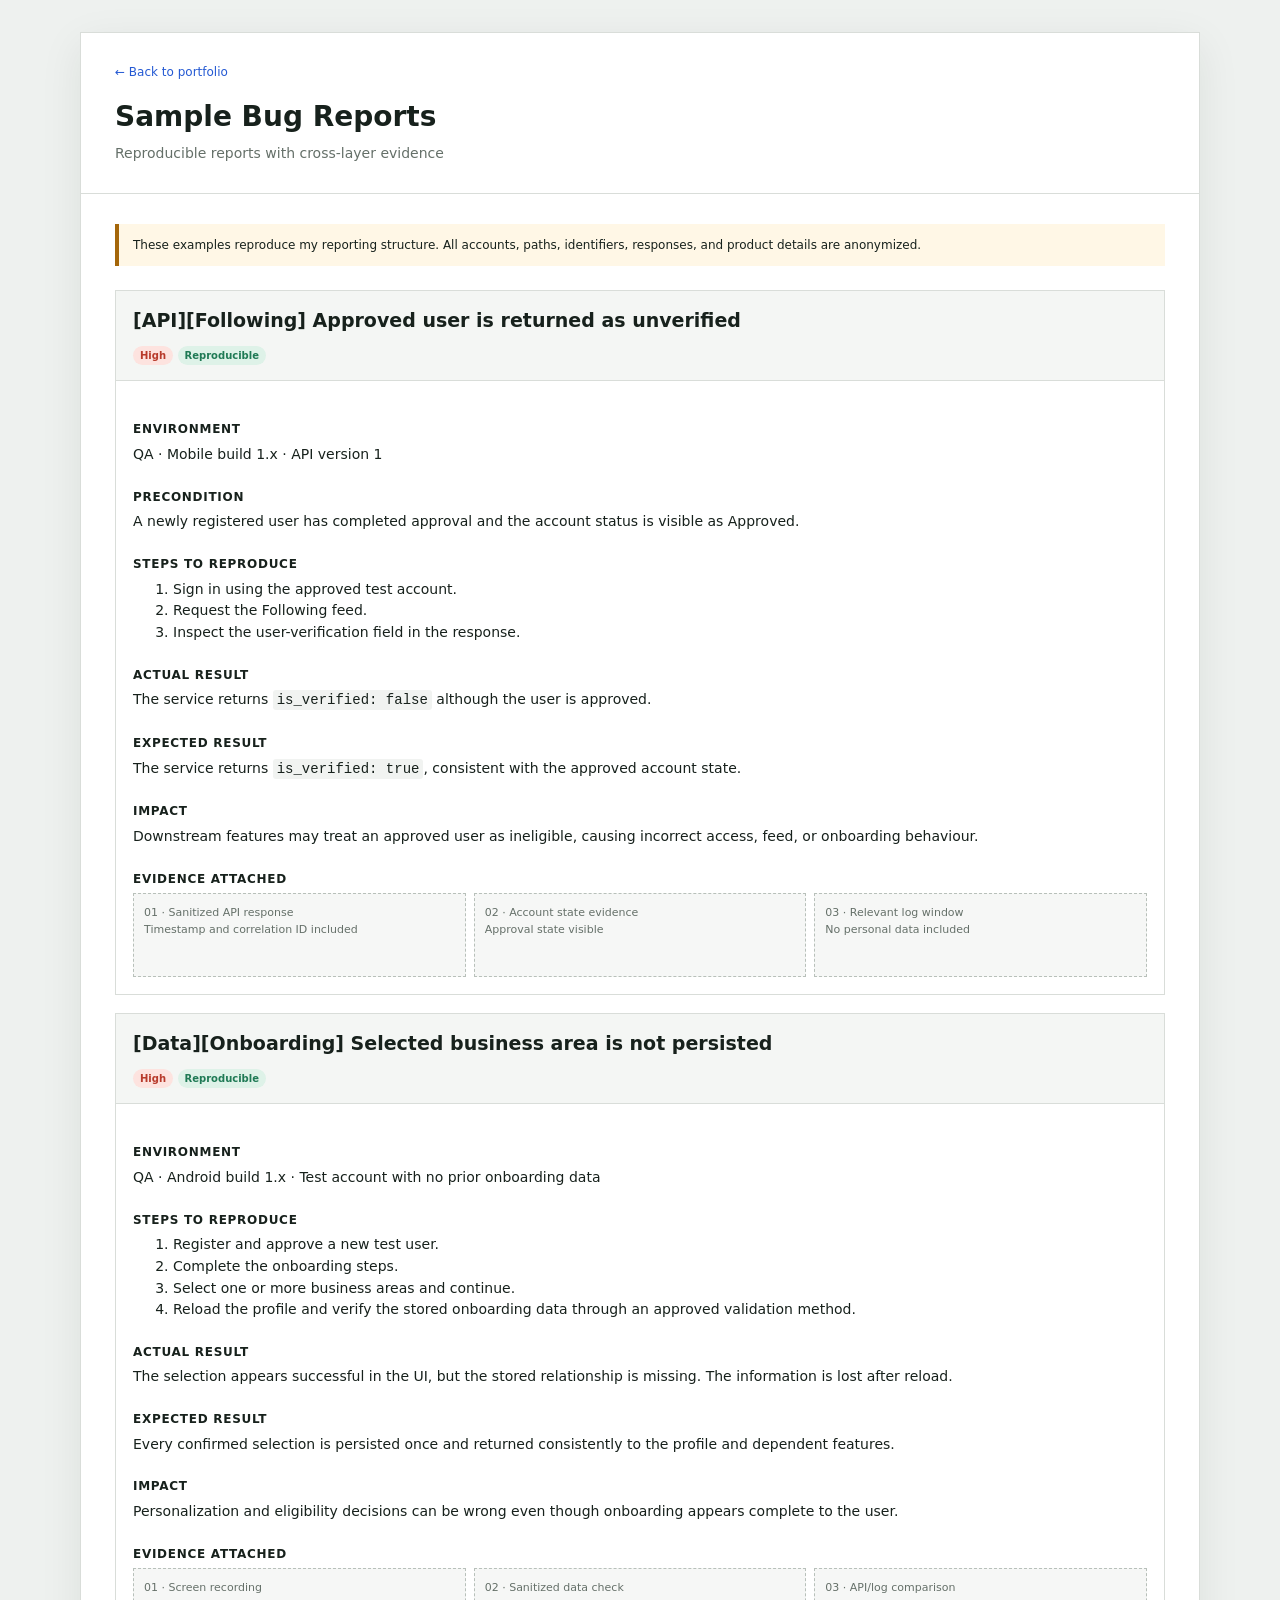
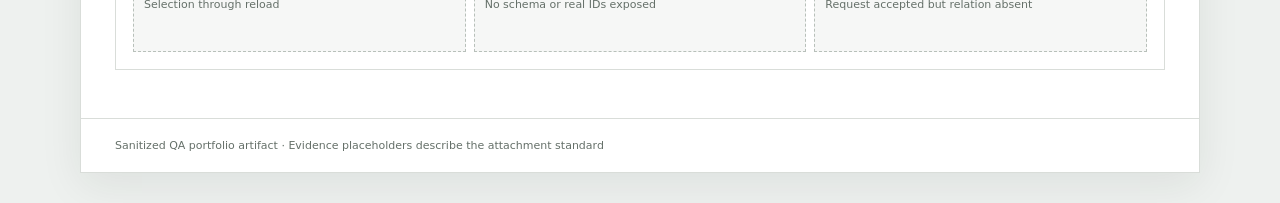
<file: artifacts/bug-reports.html>
<!doctype html><html lang="en"><head><meta charset="utf-8"><meta name="viewport" content="width=device-width,initial-scale=1"><title>Sample Bug Reports | Ratika Subarza</title><link rel="stylesheet" href="artifact-doc.css"></head><body><div class="shell"><header><a href="../index.html#artifacts">← Back to portfolio</a><h1>Sample Bug Reports</h1><p>Reproducible reports with cross-layer evidence</p></header><main><div class="notice">These examples reproduce my reporting structure. All accounts, paths, identifiers, responses, and product details are anonymized.</div>
<article class="bug"><div class="bug-head"><h2>[API][Following] Approved user is returned as unverified</h2><span class="priority high">High</span> <span class="status pass">Reproducible</span></div><div class="bug-body"><h3>Environment</h3><p>QA · Mobile build 1.x · API version 1</p><h3>Precondition</h3><p>A newly registered user has completed approval and the account status is visible as Approved.</p><h3>Steps to reproduce</h3><ol><li>Sign in using the approved test account.</li><li>Request the Following feed.</li><li>Inspect the user-verification field in the response.</li></ol><h3>Actual result</h3><p>The service returns <span class="code">is_verified: false</span> although the user is approved.</p><h3>Expected result</h3><p>The service returns <span class="code">is_verified: true</span>, consistent with the approved account state.</p><h3>Impact</h3><p>Downstream features may treat an approved user as ineligible, causing incorrect access, feed, or onboarding behaviour.</p><h3>Evidence attached</h3><div class="evidence"><div>01 · Sanitized API response<br>Timestamp and correlation ID included</div><div>02 · Account state evidence<br>Approval state visible</div><div>03 · Relevant log window<br>No personal data included</div></div></div></article>
<article class="bug"><div class="bug-head"><h2>[Data][Onboarding] Selected business area is not persisted</h2><span class="priority high">High</span> <span class="status pass">Reproducible</span></div><div class="bug-body"><h3>Environment</h3><p>QA · Android build 1.x · Test account with no prior onboarding data</p><h3>Steps to reproduce</h3><ol><li>Register and approve a new test user.</li><li>Complete the onboarding steps.</li><li>Select one or more business areas and continue.</li><li>Reload the profile and verify the stored onboarding data through an approved validation method.</li></ol><h3>Actual result</h3><p>The selection appears successful in the UI, but the stored relationship is missing. The information is lost after reload.</p><h3>Expected result</h3><p>Every confirmed selection is persisted once and returned consistently to the profile and dependent features.</p><h3>Impact</h3><p>Personalization and eligibility decisions can be wrong even though onboarding appears complete to the user.</p><h3>Evidence attached</h3><div class="evidence"><div>01 · Screen recording<br>Selection through reload</div><div>02 · Sanitized data check<br>No schema or real IDs exposed</div><div>03 · API/log comparison<br>Request accepted but relation absent</div></div></div></article>
</main><div class="footer">Sanitized QA portfolio artifact · Evidence placeholders describe the attachment standard</div></div></body></html>
</file>
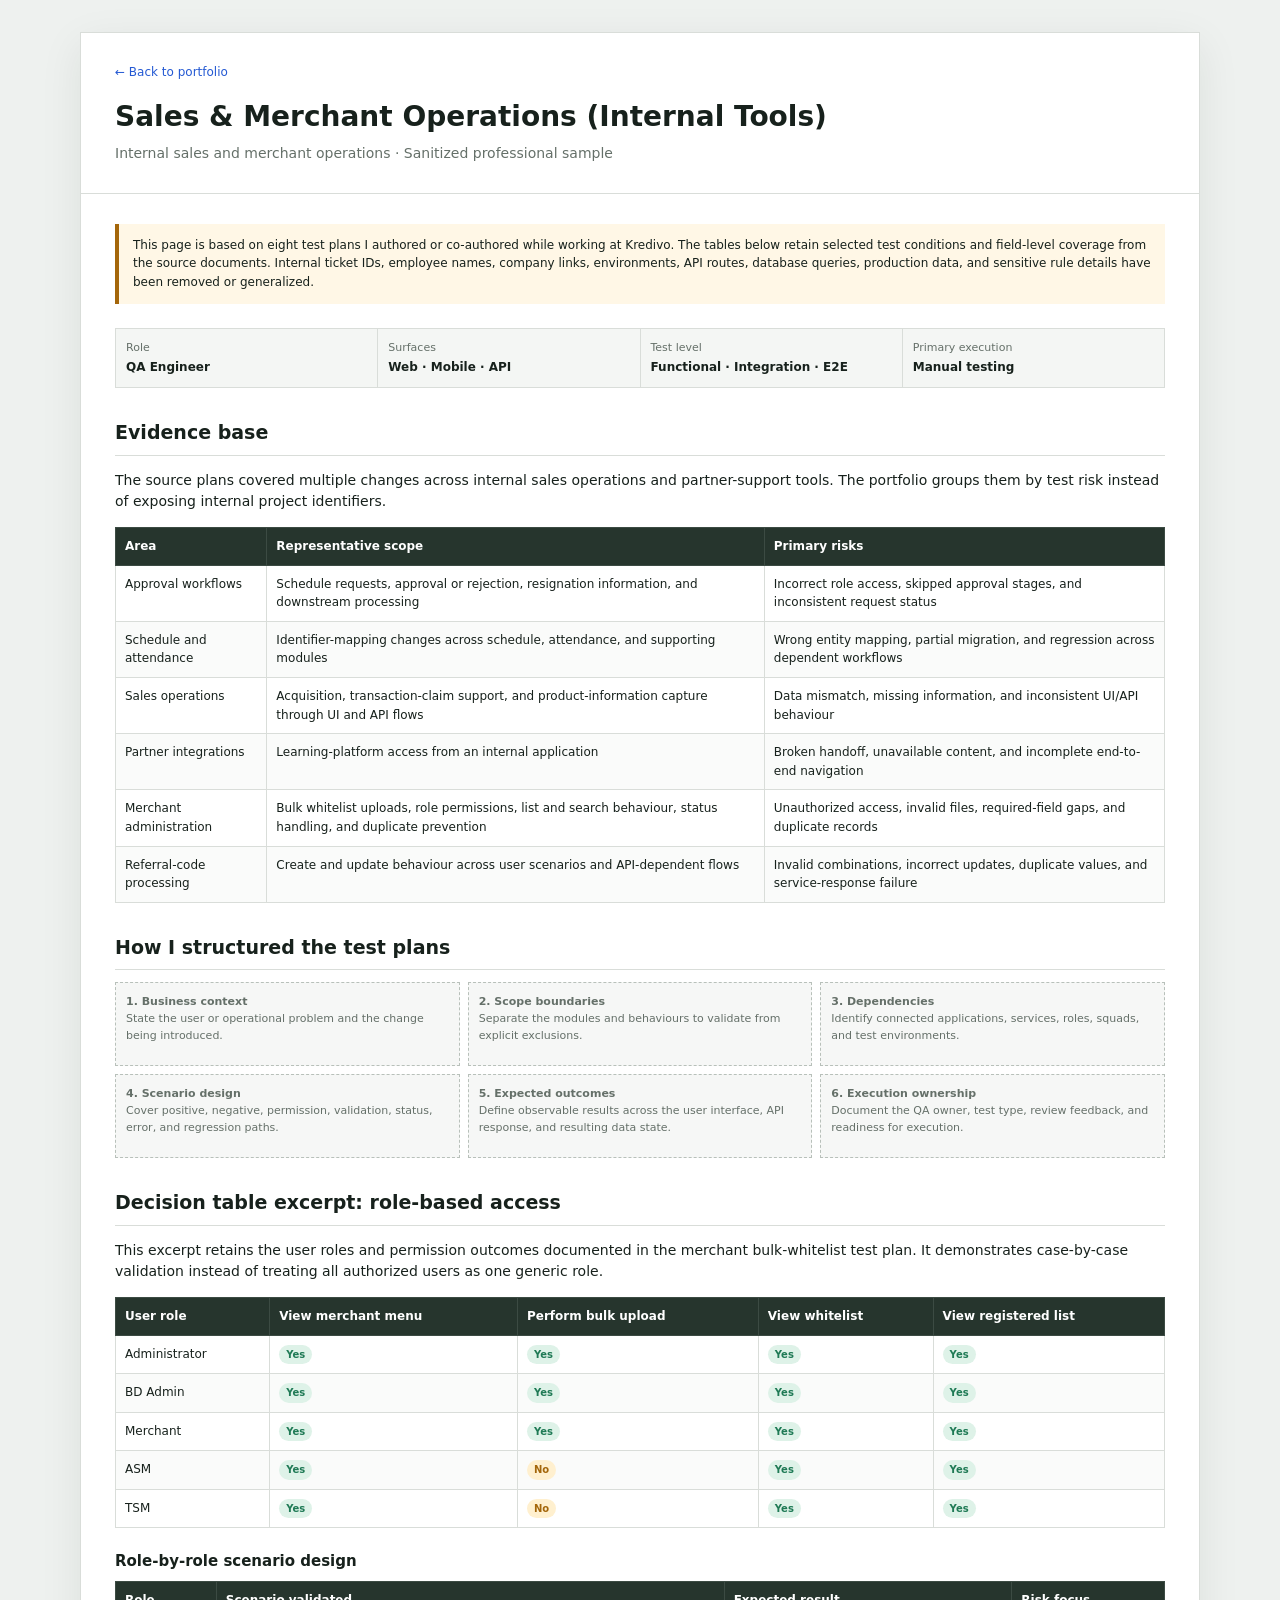
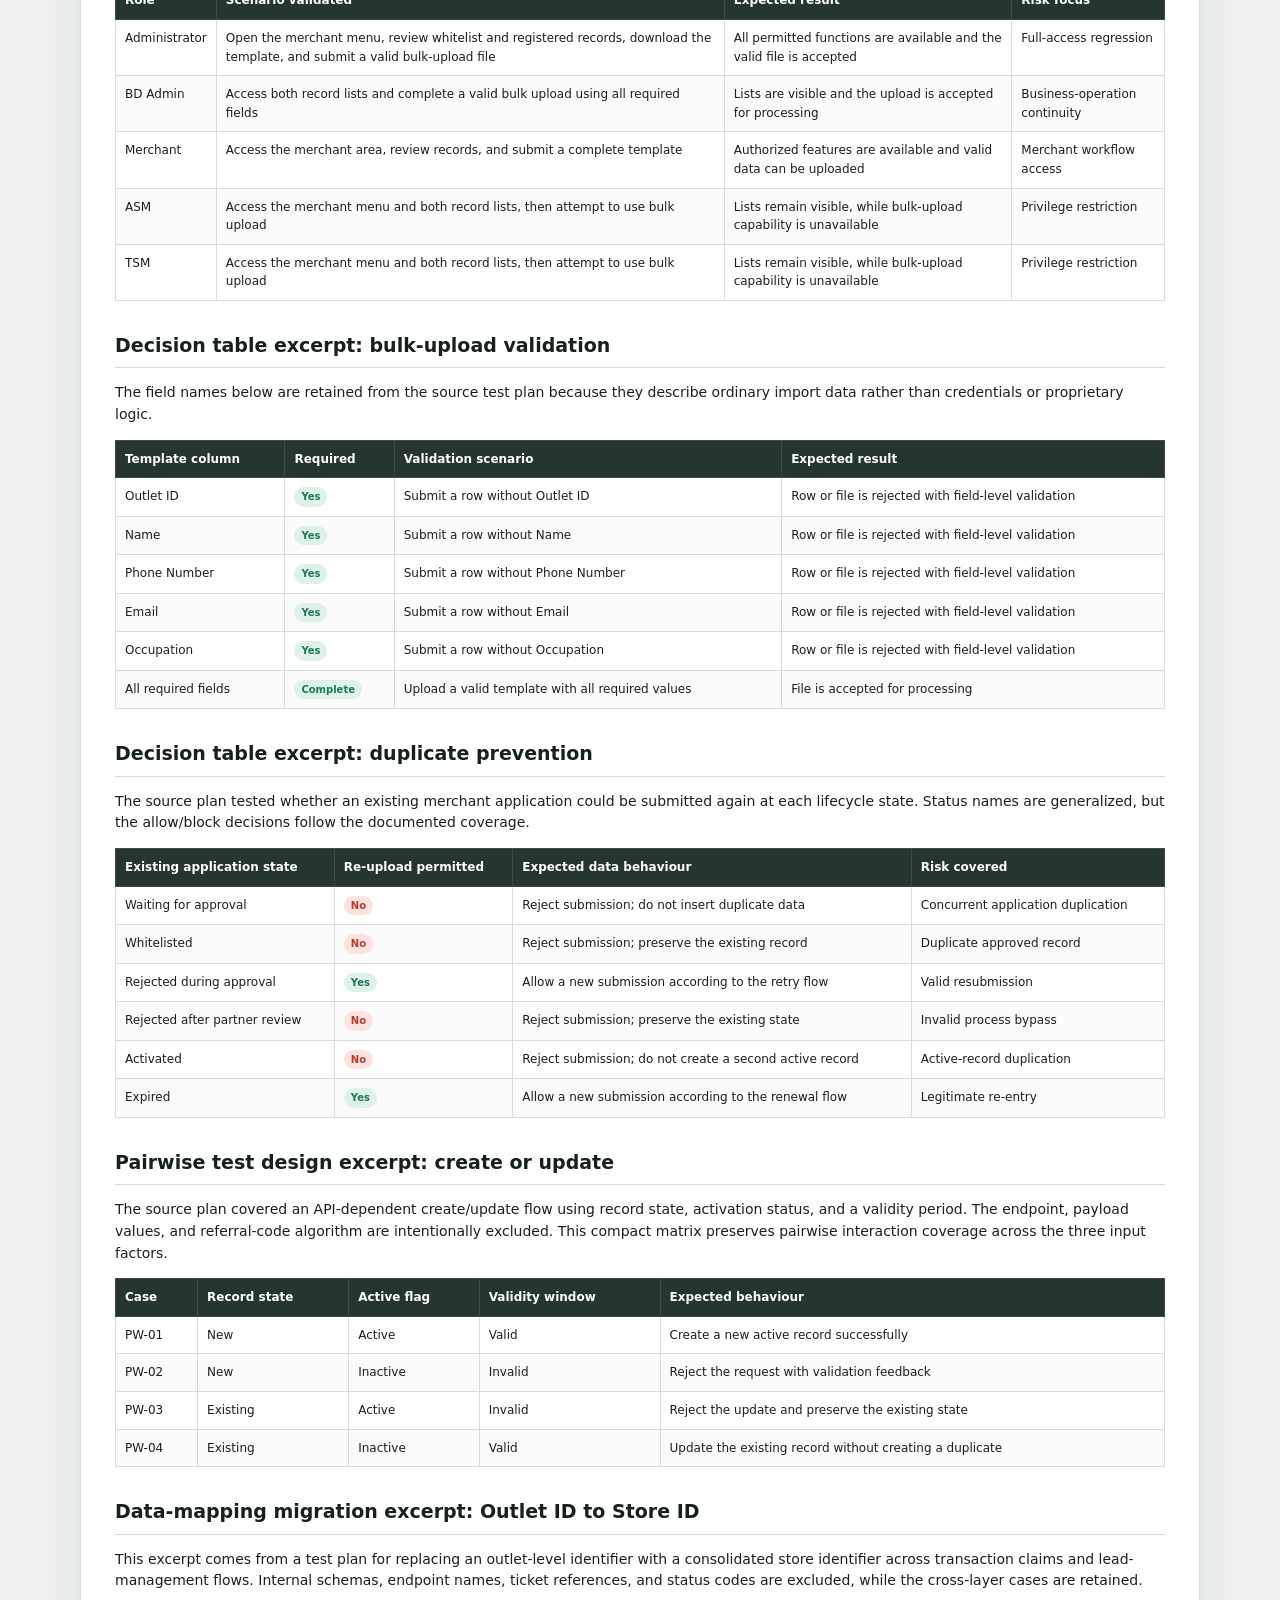
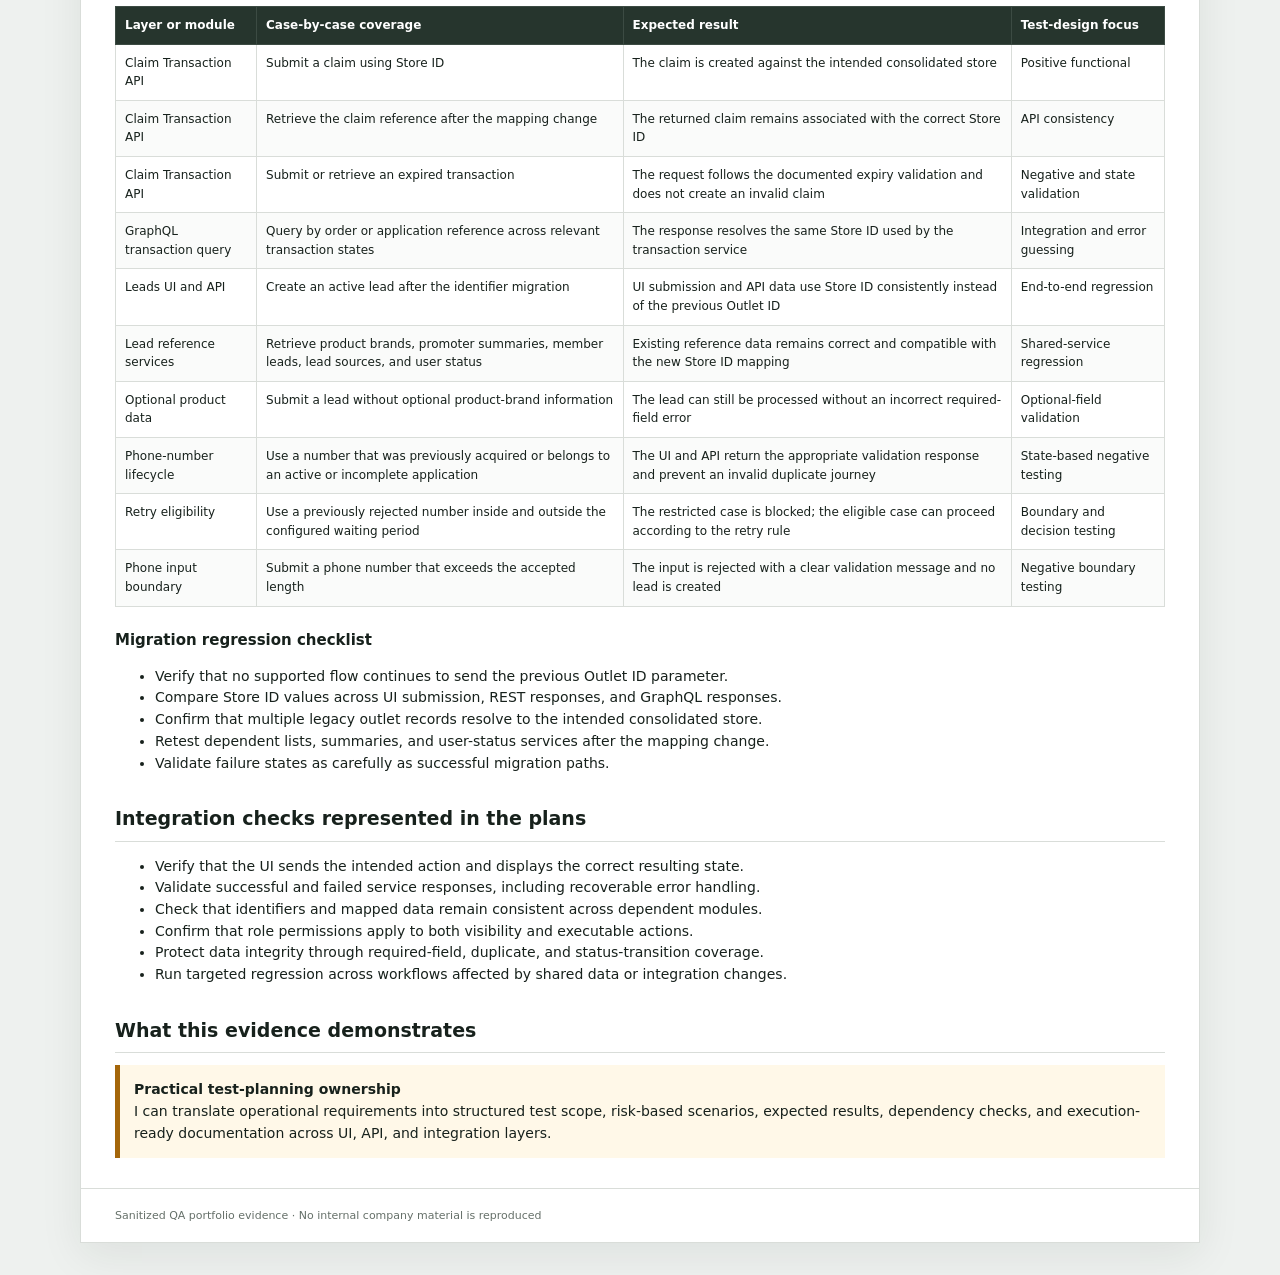
<file: artifacts/kredivo-test-planning.html>
<!doctype html>
<html lang="en">
<head>
  <meta charset="utf-8">
  <meta name="viewport" content="width=device-width,initial-scale=1">
  <meta name="description" content="Sanitized test-planning evidence for sales and merchant operations internal tools by Ratika Subarza.">
  <title>Sales &amp; Merchant Operations (Internal Tools) | Ratika Subarza</title>
  <link rel="stylesheet" href="artifact-doc.css">
</head>
<body>
  <div class="shell">
    <header>
      <a href="../index.html#artifacts">← Back to portfolio</a>
      <h1>Sales &amp; Merchant Operations (Internal Tools)</h1>
      <p>Internal sales and merchant operations · Sanitized professional sample</p>
    </header>
    <main>
      <div class="notice">This page is based on eight test plans I authored or co-authored while working at Kredivo. The tables below retain selected test conditions and field-level coverage from the source documents. Internal ticket IDs, employee names, company links, environments, API routes, database queries, production data, and sensitive rule details have been removed or generalized.</div>

      <div class="meta">
        <div><span>Role</span><b>QA Engineer</b></div>
        <div><span>Surfaces</span><b>Web · Mobile · API</b></div>
        <div><span>Test level</span><b>Functional · Integration · E2E</b></div>
        <div><span>Primary execution</span><b>Manual testing</b></div>
      </div>

      <h2>Evidence base</h2>
      <p>The source plans covered multiple changes across internal sales operations and partner-support tools. The portfolio groups them by test risk instead of exposing internal project identifiers.</p>
      <div class="scroll">
        <table>
          <thead><tr><th>Area</th><th>Representative scope</th><th>Primary risks</th></tr></thead>
          <tbody>
            <tr><td>Approval workflows</td><td>Schedule requests, approval or rejection, resignation information, and downstream processing</td><td>Incorrect role access, skipped approval stages, and inconsistent request status</td></tr>
            <tr><td>Schedule and attendance</td><td>Identifier-mapping changes across schedule, attendance, and supporting modules</td><td>Wrong entity mapping, partial migration, and regression across dependent workflows</td></tr>
            <tr><td>Sales operations</td><td>Acquisition, transaction-claim support, and product-information capture through UI and API flows</td><td>Data mismatch, missing information, and inconsistent UI/API behaviour</td></tr>
            <tr><td>Partner integrations</td><td>Learning-platform access from an internal application</td><td>Broken handoff, unavailable content, and incomplete end-to-end navigation</td></tr>
            <tr><td>Merchant administration</td><td>Bulk whitelist uploads, role permissions, list and search behaviour, status handling, and duplicate prevention</td><td>Unauthorized access, invalid files, required-field gaps, and duplicate records</td></tr>
            <tr><td>Referral-code processing</td><td>Create and update behaviour across user scenarios and API-dependent flows</td><td>Invalid combinations, incorrect updates, duplicate values, and service-response failure</td></tr>
          </tbody>
        </table>
      </div>

      <h2>How I structured the test plans</h2>
      <div class="evidence">
        <div><b>1. Business context</b><br>State the user or operational problem and the change being introduced.</div>
        <div><b>2. Scope boundaries</b><br>Separate the modules and behaviours to validate from explicit exclusions.</div>
        <div><b>3. Dependencies</b><br>Identify connected applications, services, roles, squads, and test environments.</div>
        <div><b>4. Scenario design</b><br>Cover positive, negative, permission, validation, status, error, and regression paths.</div>
        <div><b>5. Expected outcomes</b><br>Define observable results across the user interface, API response, and resulting data state.</div>
        <div><b>6. Execution ownership</b><br>Document the QA owner, test type, review feedback, and readiness for execution.</div>
      </div>

      <h2>Decision table excerpt: role-based access</h2>
      <p>This excerpt retains the user roles and permission outcomes documented in the merchant bulk-whitelist test plan. It demonstrates case-by-case validation instead of treating all authorized users as one generic role.</p>
      <div class="scroll">
        <table>
          <thead><tr><th>User role</th><th>View merchant menu</th><th>Perform bulk upload</th><th>View whitelist</th><th>View registered list</th></tr></thead>
          <tbody>
            <tr><td>Administrator</td><td><span class="status pass">Yes</span></td><td><span class="status pass">Yes</span></td><td><span class="status pass">Yes</span></td><td><span class="status pass">Yes</span></td></tr>
            <tr><td>BD Admin</td><td><span class="status pass">Yes</span></td><td><span class="status pass">Yes</span></td><td><span class="status pass">Yes</span></td><td><span class="status pass">Yes</span></td></tr>
            <tr><td>Merchant</td><td><span class="status pass">Yes</span></td><td><span class="status pass">Yes</span></td><td><span class="status pass">Yes</span></td><td><span class="status pass">Yes</span></td></tr>
            <tr><td>ASM</td><td><span class="status pass">Yes</span></td><td><span class="priority medium">No</span></td><td><span class="status pass">Yes</span></td><td><span class="status pass">Yes</span></td></tr>
            <tr><td>TSM</td><td><span class="status pass">Yes</span></td><td><span class="priority medium">No</span></td><td><span class="status pass">Yes</span></td><td><span class="status pass">Yes</span></td></tr>
          </tbody>
        </table>
      </div>

      <h3>Role-by-role scenario design</h3>
      <div class="scroll">
        <table>
          <thead><tr><th>Role</th><th>Scenario validated</th><th>Expected result</th><th>Risk focus</th></tr></thead>
          <tbody>
            <tr><td>Administrator</td><td>Open the merchant menu, review whitelist and registered records, download the template, and submit a valid bulk-upload file</td><td>All permitted functions are available and the valid file is accepted</td><td>Full-access regression</td></tr>
            <tr><td>BD Admin</td><td>Access both record lists and complete a valid bulk upload using all required fields</td><td>Lists are visible and the upload is accepted for processing</td><td>Business-operation continuity</td></tr>
            <tr><td>Merchant</td><td>Access the merchant area, review records, and submit a complete template</td><td>Authorized features are available and valid data can be uploaded</td><td>Merchant workflow access</td></tr>
            <tr><td>ASM</td><td>Access the merchant menu and both record lists, then attempt to use bulk upload</td><td>Lists remain visible, while bulk-upload capability is unavailable</td><td>Privilege restriction</td></tr>
            <tr><td>TSM</td><td>Access the merchant menu and both record lists, then attempt to use bulk upload</td><td>Lists remain visible, while bulk-upload capability is unavailable</td><td>Privilege restriction</td></tr>
          </tbody>
        </table>
      </div>

      <h2>Decision table excerpt: bulk-upload validation</h2>
      <p>The field names below are retained from the source test plan because they describe ordinary import data rather than credentials or proprietary logic.</p>
      <div class="scroll">
        <table>
          <thead><tr><th>Template column</th><th>Required</th><th>Validation scenario</th><th>Expected result</th></tr></thead>
          <tbody>
            <tr><td>Outlet ID</td><td><span class="status pass">Yes</span></td><td>Submit a row without Outlet ID</td><td>Row or file is rejected with field-level validation</td></tr>
            <tr><td>Name</td><td><span class="status pass">Yes</span></td><td>Submit a row without Name</td><td>Row or file is rejected with field-level validation</td></tr>
            <tr><td>Phone Number</td><td><span class="status pass">Yes</span></td><td>Submit a row without Phone Number</td><td>Row or file is rejected with field-level validation</td></tr>
            <tr><td>Email</td><td><span class="status pass">Yes</span></td><td>Submit a row without Email</td><td>Row or file is rejected with field-level validation</td></tr>
            <tr><td>Occupation</td><td><span class="status pass">Yes</span></td><td>Submit a row without Occupation</td><td>Row or file is rejected with field-level validation</td></tr>
            <tr><td>All required fields</td><td><span class="status pass">Complete</span></td><td>Upload a valid template with all required values</td><td>File is accepted for processing</td></tr>
          </tbody>
        </table>
      </div>

      <h2>Decision table excerpt: duplicate prevention</h2>
      <p>The source plan tested whether an existing merchant application could be submitted again at each lifecycle state. Status names are generalized, but the allow/block decisions follow the documented coverage.</p>
      <div class="scroll">
        <table>
          <thead><tr><th>Existing application state</th><th>Re-upload permitted</th><th>Expected data behaviour</th><th>Risk covered</th></tr></thead>
          <tbody>
            <tr><td>Waiting for approval</td><td><span class="priority high">No</span></td><td>Reject submission; do not insert duplicate data</td><td>Concurrent application duplication</td></tr>
            <tr><td>Whitelisted</td><td><span class="priority high">No</span></td><td>Reject submission; preserve the existing record</td><td>Duplicate approved record</td></tr>
            <tr><td>Rejected during approval</td><td><span class="status pass">Yes</span></td><td>Allow a new submission according to the retry flow</td><td>Valid resubmission</td></tr>
            <tr><td>Rejected after partner review</td><td><span class="priority high">No</span></td><td>Reject submission; preserve the existing state</td><td>Invalid process bypass</td></tr>
            <tr><td>Activated</td><td><span class="priority high">No</span></td><td>Reject submission; do not create a second active record</td><td>Active-record duplication</td></tr>
            <tr><td>Expired</td><td><span class="status pass">Yes</span></td><td>Allow a new submission according to the renewal flow</td><td>Legitimate re-entry</td></tr>
          </tbody>
        </table>
      </div>

      <h2>Pairwise test design excerpt: create or update</h2>
      <p>The source plan covered an API-dependent create/update flow using record state, activation status, and a validity period. The endpoint, payload values, and referral-code algorithm are intentionally excluded. This compact matrix preserves pairwise interaction coverage across the three input factors.</p>
      <div class="scroll">
        <table>
          <thead><tr><th>Case</th><th>Record state</th><th>Active flag</th><th>Validity window</th><th>Expected behaviour</th></tr></thead>
          <tbody>
            <tr><td>PW-01</td><td>New</td><td>Active</td><td>Valid</td><td>Create a new active record successfully</td></tr>
            <tr><td>PW-02</td><td>New</td><td>Inactive</td><td>Invalid</td><td>Reject the request with validation feedback</td></tr>
            <tr><td>PW-03</td><td>Existing</td><td>Active</td><td>Invalid</td><td>Reject the update and preserve the existing state</td></tr>
            <tr><td>PW-04</td><td>Existing</td><td>Inactive</td><td>Valid</td><td>Update the existing record without creating a duplicate</td></tr>
          </tbody>
        </table>
      </div>

      <h2>Data-mapping migration excerpt: Outlet ID to Store ID</h2>
      <p>This excerpt comes from a test plan for replacing an outlet-level identifier with a consolidated store identifier across transaction claims and lead-management flows. Internal schemas, endpoint names, ticket references, and status codes are excluded, while the cross-layer cases are retained.</p>
      <div class="scroll">
        <table>
          <thead><tr><th>Layer or module</th><th>Case-by-case coverage</th><th>Expected result</th><th>Test-design focus</th></tr></thead>
          <tbody>
            <tr><td>Claim Transaction API</td><td>Submit a claim using Store ID</td><td>The claim is created against the intended consolidated store</td><td>Positive functional</td></tr>
            <tr><td>Claim Transaction API</td><td>Retrieve the claim reference after the mapping change</td><td>The returned claim remains associated with the correct Store ID</td><td>API consistency</td></tr>
            <tr><td>Claim Transaction API</td><td>Submit or retrieve an expired transaction</td><td>The request follows the documented expiry validation and does not create an invalid claim</td><td>Negative and state validation</td></tr>
            <tr><td>GraphQL transaction query</td><td>Query by order or application reference across relevant transaction states</td><td>The response resolves the same Store ID used by the transaction service</td><td>Integration and error guessing</td></tr>
            <tr><td>Leads UI and API</td><td>Create an active lead after the identifier migration</td><td>UI submission and API data use Store ID consistently instead of the previous Outlet ID</td><td>End-to-end regression</td></tr>
            <tr><td>Lead reference services</td><td>Retrieve product brands, promoter summaries, member leads, lead sources, and user status</td><td>Existing reference data remains correct and compatible with the new Store ID mapping</td><td>Shared-service regression</td></tr>
            <tr><td>Optional product data</td><td>Submit a lead without optional product-brand information</td><td>The lead can still be processed without an incorrect required-field error</td><td>Optional-field validation</td></tr>
            <tr><td>Phone-number lifecycle</td><td>Use a number that was previously acquired or belongs to an active or incomplete application</td><td>The UI and API return the appropriate validation response and prevent an invalid duplicate journey</td><td>State-based negative testing</td></tr>
            <tr><td>Retry eligibility</td><td>Use a previously rejected number inside and outside the configured waiting period</td><td>The restricted case is blocked; the eligible case can proceed according to the retry rule</td><td>Boundary and decision testing</td></tr>
            <tr><td>Phone input boundary</td><td>Submit a phone number that exceeds the accepted length</td><td>The input is rejected with a clear validation message and no lead is created</td><td>Negative boundary testing</td></tr>
          </tbody>
        </table>
      </div>

      <h3>Migration regression checklist</h3>
      <ul>
        <li>Verify that no supported flow continues to send the previous Outlet ID parameter.</li>
        <li>Compare Store ID values across UI submission, REST responses, and GraphQL responses.</li>
        <li>Confirm that multiple legacy outlet records resolve to the intended consolidated store.</li>
        <li>Retest dependent lists, summaries, and user-status services after the mapping change.</li>
        <li>Validate failure states as carefully as successful migration paths.</li>
      </ul>

      <h2>Integration checks represented in the plans</h2>
      <ul>
        <li>Verify that the UI sends the intended action and displays the correct resulting state.</li>
        <li>Validate successful and failed service responses, including recoverable error handling.</li>
        <li>Check that identifiers and mapped data remain consistent across dependent modules.</li>
        <li>Confirm that role permissions apply to both visibility and executable actions.</li>
        <li>Protect data integrity through required-field, duplicate, and status-transition coverage.</li>
        <li>Run targeted regression across workflows affected by shared data or integration changes.</li>
      </ul>

      <h2>What this evidence demonstrates</h2>
      <div class="decision"><b>Practical test-planning ownership</b><br>I can translate operational requirements into structured test scope, risk-based scenarios, expected results, dependency checks, and execution-ready documentation across UI, API, and integration layers.</div>
    </main>
    <div class="footer">Sanitized QA portfolio evidence · No internal company material is reproduced</div>
  </div>
</body>
</html>
</file>
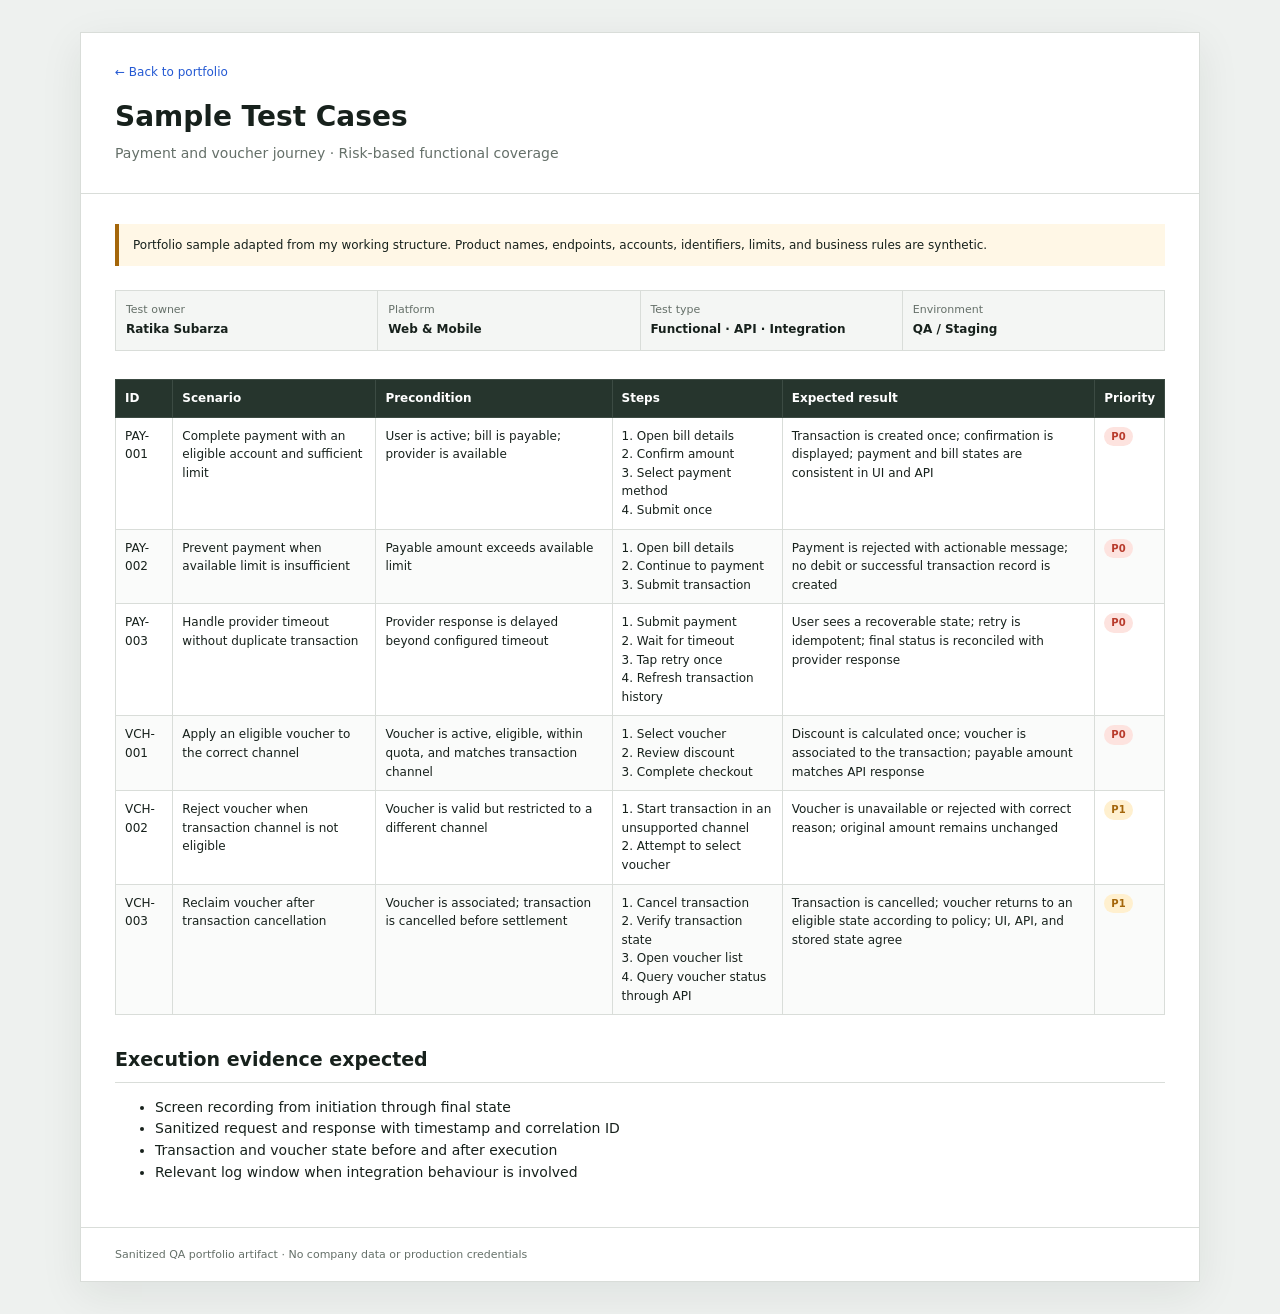
<file: artifacts/test-cases.html>
<!doctype html><html lang="en"><head><meta charset="utf-8"><meta name="viewport" content="width=device-width,initial-scale=1"><title>Sample Test Cases | Ratika Subarza</title><link rel="stylesheet" href="artifact-doc.css"></head><body><div class="shell"><header><a href="../index.html#artifacts">← Back to portfolio</a><h1>Sample Test Cases</h1><p>Payment and voucher journey · Risk-based functional coverage</p></header><main><div class="notice">Portfolio sample adapted from my working structure. Product names, endpoints, accounts, identifiers, limits, and business rules are synthetic.</div><div class="meta"><div><span>Test owner</span><b>Ratika Subarza</b></div><div><span>Platform</span><b>Web &amp; Mobile</b></div><div><span>Test type</span><b>Functional · API · Integration</b></div><div><span>Environment</span><b>QA / Staging</b></div></div><div class="scroll"><table><thead><tr><th>ID</th><th>Scenario</th><th>Precondition</th><th>Steps</th><th>Expected result</th><th>Priority</th></tr></thead><tbody>
<tr><td>PAY-001</td><td>Complete payment with an eligible account and sufficient limit</td><td>User is active; bill is payable; provider is available</td><td>1. Open bill details<br>2. Confirm amount<br>3. Select payment method<br>4. Submit once</td><td>Transaction is created once; confirmation is displayed; payment and bill states are consistent in UI and API</td><td><span class="priority high">P0</span></td></tr>
<tr><td>PAY-002</td><td>Prevent payment when available limit is insufficient</td><td>Payable amount exceeds available limit</td><td>1. Open bill details<br>2. Continue to payment<br>3. Submit transaction</td><td>Payment is rejected with actionable message; no debit or successful transaction record is created</td><td><span class="priority high">P0</span></td></tr>
<tr><td>PAY-003</td><td>Handle provider timeout without duplicate transaction</td><td>Provider response is delayed beyond configured timeout</td><td>1. Submit payment<br>2. Wait for timeout<br>3. Tap retry once<br>4. Refresh transaction history</td><td>User sees a recoverable state; retry is idempotent; final status is reconciled with provider response</td><td><span class="priority high">P0</span></td></tr>
<tr><td>VCH-001</td><td>Apply an eligible voucher to the correct channel</td><td>Voucher is active, eligible, within quota, and matches transaction channel</td><td>1. Select voucher<br>2. Review discount<br>3. Complete checkout</td><td>Discount is calculated once; voucher is associated to the transaction; payable amount matches API response</td><td><span class="priority high">P0</span></td></tr>
<tr><td>VCH-002</td><td>Reject voucher when transaction channel is not eligible</td><td>Voucher is valid but restricted to a different channel</td><td>1. Start transaction in an unsupported channel<br>2. Attempt to select voucher</td><td>Voucher is unavailable or rejected with correct reason; original amount remains unchanged</td><td><span class="priority medium">P1</span></td></tr>
<tr><td>VCH-003</td><td>Reclaim voucher after transaction cancellation</td><td>Voucher is associated; transaction is cancelled before settlement</td><td>1. Cancel transaction<br>2. Verify transaction state<br>3. Open voucher list<br>4. Query voucher status through API</td><td>Transaction is cancelled; voucher returns to an eligible state according to policy; UI, API, and stored state agree</td><td><span class="priority medium">P1</span></td></tr>
</tbody></table></div><h2>Execution evidence expected</h2><ul><li>Screen recording from initiation through final state</li><li>Sanitized request and response with timestamp and correlation ID</li><li>Transaction and voucher state before and after execution</li><li>Relevant log window when integration behaviour is involved</li></ul></main><div class="footer">Sanitized QA portfolio artifact · No company data or production credentials</div></div></body></html>
</file>
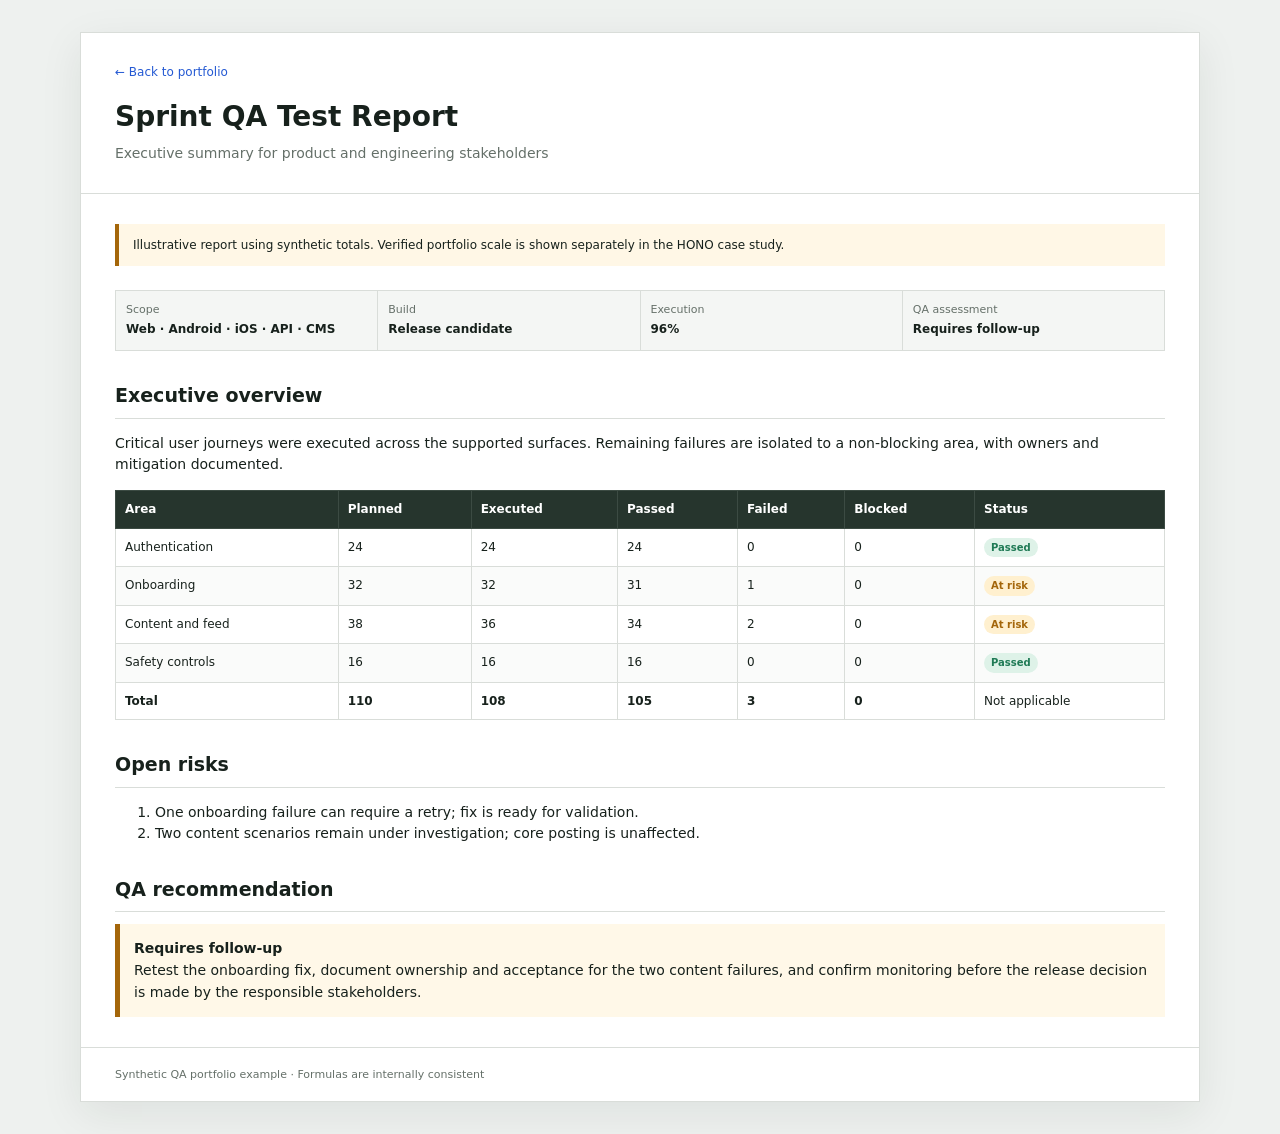
<file: artifacts/test-report.html>
<!doctype html>
<html lang="en"><head><meta charset="utf-8"><meta name="viewport" content="width=device-width,initial-scale=1"><title>Sample Test Report | Ratika Subarza</title><link rel="stylesheet" href="artifact-doc.css"></head>
<body><div class="shell"><header><a href="../index.html#artifacts">← Back to portfolio</a><h1>Sprint QA Test Report</h1><p>Executive summary for product and engineering stakeholders</p></header><main>
<div class="notice">Illustrative report using synthetic totals. Verified portfolio scale is shown separately in the HONO case study.</div>
<div class="meta"><div><span>Scope</span><b>Web · Android · iOS · API · CMS</b></div><div><span>Build</span><b>Release candidate</b></div><div><span>Execution</span><b>96%</b></div><div><span>QA assessment</span><b>Requires follow-up</b></div></div>
<h2>Executive overview</h2><p>Critical user journeys were executed across the supported surfaces. Remaining failures are isolated to a non-blocking area, with owners and mitigation documented.</p>
<div class="scroll"><table><thead><tr><th>Area</th><th>Planned</th><th>Executed</th><th>Passed</th><th>Failed</th><th>Blocked</th><th>Status</th></tr></thead><tbody><tr><td>Authentication</td><td>24</td><td>24</td><td>24</td><td>0</td><td>0</td><td><span class="status pass">Passed</span></td></tr><tr><td>Onboarding</td><td>32</td><td>32</td><td>31</td><td>1</td><td>0</td><td><span class="priority medium">At risk</span></td></tr><tr><td>Content and feed</td><td>38</td><td>36</td><td>34</td><td>2</td><td>0</td><td><span class="priority medium">At risk</span></td></tr><tr><td>Safety controls</td><td>16</td><td>16</td><td>16</td><td>0</td><td>0</td><td><span class="status pass">Passed</span></td></tr><tr><td><b>Total</b></td><td><b>110</b></td><td><b>108</b></td><td><b>105</b></td><td><b>3</b></td><td><b>0</b></td><td>Not applicable</td></tr></tbody></table></div>
<h2>Open risks</h2><ol><li>One onboarding failure can require a retry; fix is ready for validation.</li><li>Two content scenarios remain under investigation; core posting is unaffected.</li></ol>
<h2>QA recommendation</h2><div class="decision"><b>Requires follow-up</b><br>Retest the onboarding fix, document ownership and acceptance for the two content failures, and confirm monitoring before the release decision is made by the responsible stakeholders.</div>
</main><div class="footer">Synthetic QA portfolio example · Formulas are internally consistent</div></div></body></html>
</file>
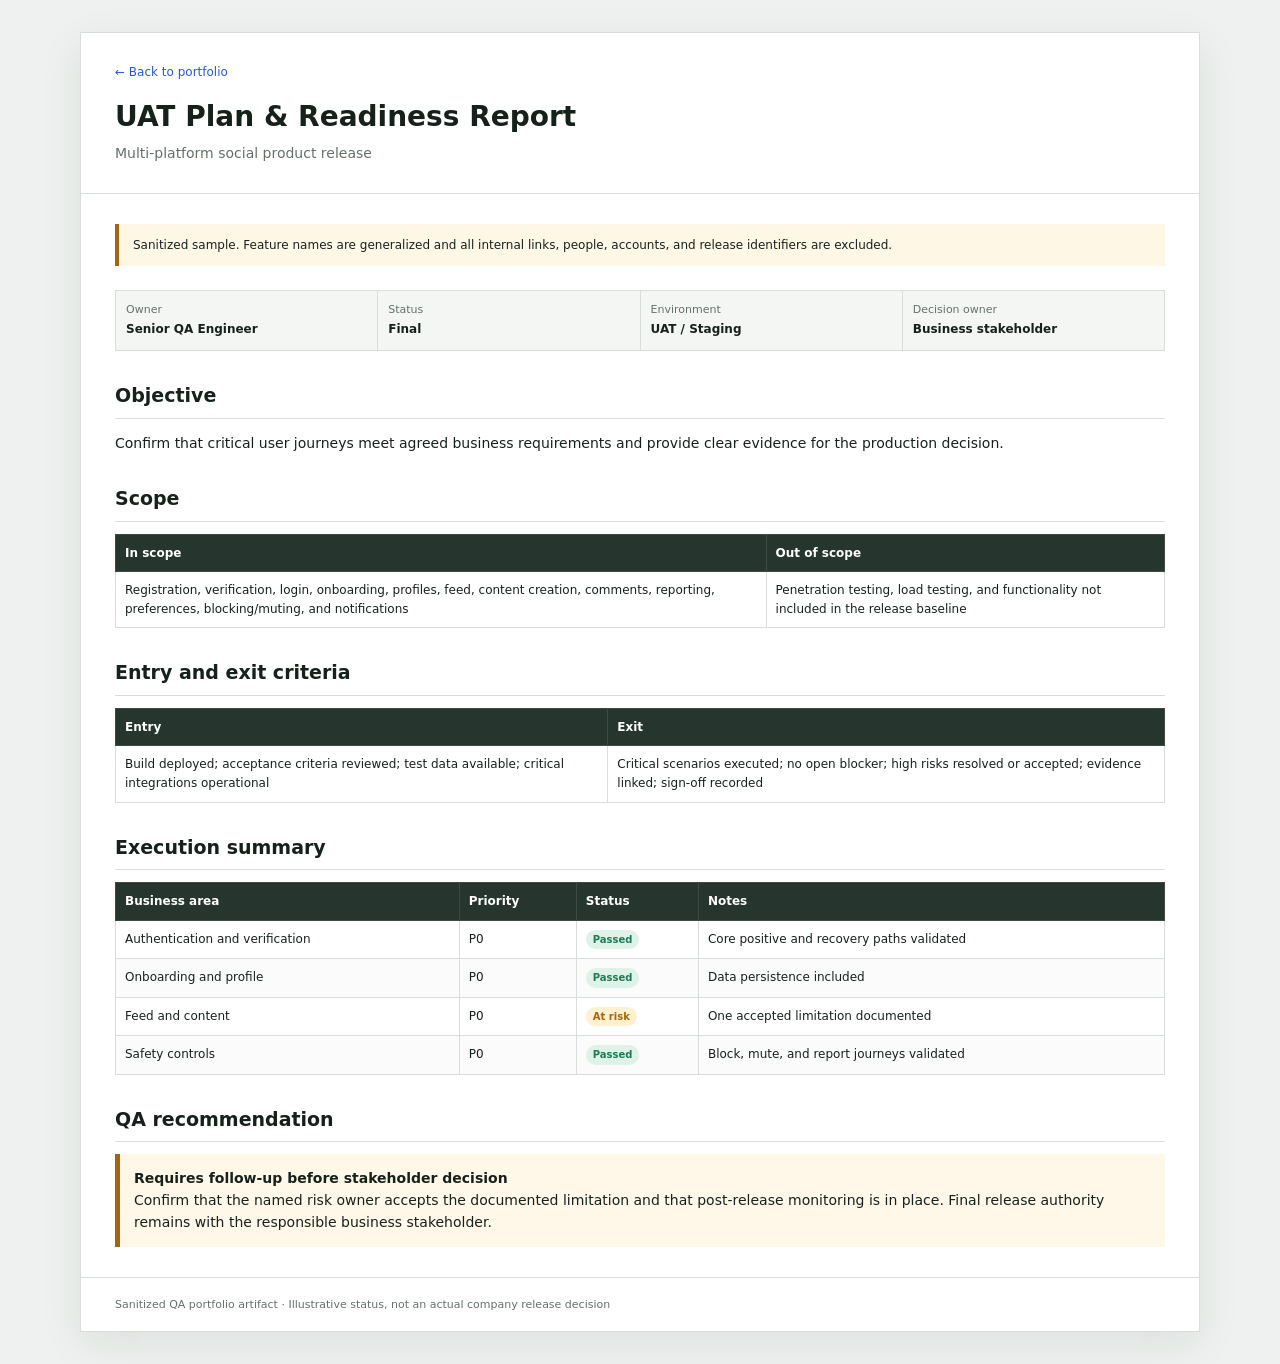
<file: artifacts/uat-plan.html>
<!doctype html>
<html lang="en"><head><meta charset="utf-8"><meta name="viewport" content="width=device-width,initial-scale=1"><title>Sample UAT Plan | Ratika Subarza</title><link rel="stylesheet" href="artifact-doc.css"></head>
<body><div class="shell"><header><a href="../index.html#artifacts">← Back to portfolio</a><h1>UAT Plan &amp; Readiness Report</h1><p>Multi-platform social product release</p></header><main>
<div class="notice">Sanitized sample. Feature names are generalized and all internal links, people, accounts, and release identifiers are excluded.</div>
<div class="meta"><div><span>Owner</span><b>Senior QA Engineer</b></div><div><span>Status</span><b>Final</b></div><div><span>Environment</span><b>UAT / Staging</b></div><div><span>Decision owner</span><b>Business stakeholder</b></div></div>
<h2>Objective</h2><p>Confirm that critical user journeys meet agreed business requirements and provide clear evidence for the production decision.</p>
<h2>Scope</h2><div class="scroll"><table><thead><tr><th>In scope</th><th>Out of scope</th></tr></thead><tbody><tr><td>Registration, verification, login, onboarding, profiles, feed, content creation, comments, reporting, preferences, blocking/muting, and notifications</td><td>Penetration testing, load testing, and functionality not included in the release baseline</td></tr></tbody></table></div>
<h2>Entry and exit criteria</h2><div class="scroll"><table><thead><tr><th>Entry</th><th>Exit</th></tr></thead><tbody><tr><td>Build deployed; acceptance criteria reviewed; test data available; critical integrations operational</td><td>Critical scenarios executed; no open blocker; high risks resolved or accepted; evidence linked; sign-off recorded</td></tr></tbody></table></div>
<h2>Execution summary</h2><div class="scroll"><table><thead><tr><th>Business area</th><th>Priority</th><th>Status</th><th>Notes</th></tr></thead><tbody><tr><td>Authentication and verification</td><td>P0</td><td><span class="status pass">Passed</span></td><td>Core positive and recovery paths validated</td></tr><tr><td>Onboarding and profile</td><td>P0</td><td><span class="status pass">Passed</span></td><td>Data persistence included</td></tr><tr><td>Feed and content</td><td>P0</td><td><span class="priority medium">At risk</span></td><td>One accepted limitation documented</td></tr><tr><td>Safety controls</td><td>P0</td><td><span class="status pass">Passed</span></td><td>Block, mute, and report journeys validated</td></tr></tbody></table></div>
<h2>QA recommendation</h2><div class="decision"><b>Requires follow-up before stakeholder decision</b><br>Confirm that the named risk owner accepts the documented limitation and that post-release monitoring is in place. Final release authority remains with the responsible business stakeholder.</div>
</main><div class="footer">Sanitized QA portfolio artifact · Illustrative status, not an actual company release decision</div></div></body></html>
</file>
<file: styles.css>
:root {
  --bg: #ffffff;
  --surface: #ffffff;
  --surface-soft: #f7f9fc;
  --ink: #262629;
  --muted: #747783;
  --line: #e6e8ef;

  /* Palette sampled from the supplied portfolio reference */
  --blue: #4c69df;
  --blue-2: #68a1f5;
  --pink: #f94c73;
  --orange: #fb9a2b;
  --lime: #a9e52a;
  --purple: #8d698b;

  --accent: var(--pink);
  --accent2: var(--blue);
  --max: 1180px;
  --shadow: 0 18px 42px rgba(42, 52, 94, .10);
  --shadow-small: 0 9px 24px rgba(42, 52, 94, .08);
}

* { box-sizing: border-box; }

html {
  scroll-behavior: smooth;
  scroll-padding-top: 5rem;
  background: #fff;
}

body {
  margin: 0;
  background: #fff;
  color: var(--ink);
  font-family: "Avenir Next", Avenir, Inter, ui-sans-serif, system-ui, -apple-system, BlinkMacSystemFont, "Segoe UI", sans-serif;
  line-height: 1.62;
  overflow-x: hidden;
}

a { color: inherit; }
button, a { -webkit-tap-highlight-color: transparent; }
button { font: inherit; }
[hidden] { display: none !important; }

::selection {
  background: rgba(249, 76, 115, .18);
  color: var(--ink);
}

:focus-visible {
  outline: 3px solid var(--blue);
  outline-offset: 4px;
}

.sr-only {
  position: absolute;
  width: 1px;
  height: 1px;
  padding: 0;
  margin: -1px;
  overflow: hidden;
  clip: rect(0, 0, 0, 0);
  white-space: nowrap;
  border: 0;
}

.skip-link {
  position: absolute;
  left: -9999px;
}

.skip-link:focus {
  left: 1rem;
  top: 1rem;
  background: var(--ink);
  color: #fff;
  padding: .72rem 1rem;
  border-radius: 999px;
  z-index: 40;
}

.nav-wrap {
  position: sticky;
  top: 0;
  z-index: 20;
  background: rgba(255,255,255,.94);
  border-bottom: 1px solid var(--line);
  backdrop-filter: blur(12px);
}

.nav {
  position: relative;
  max-width: var(--max);
  min-height: 72px;
  margin: auto;
  padding: .85rem 2rem;
  display: flex;
  align-items: center;
  justify-content: space-between;
  gap: 1.4rem;
}

.brand {
  display: inline-flex;
  align-items: baseline;
  font-size: 1.32rem;
  font-weight: 900;
  letter-spacing: -.05em;
  text-decoration: none;
}

.brand span {
  color: var(--pink);
  font-size: 1.45em;
  line-height: 0;
}

.nav-links {
  display: flex;
  align-items: center;
  justify-content: center;
  gap: clamp(.9rem, 1.9vw, 1.7rem);
}

.nav-links a {
  position: relative;
  padding: .45rem 0;
  text-decoration: none;
  color: #595c66;
  font-size: .83rem;
  font-weight: 700;
}

.nav-links a::after {
  content: "";
  position: absolute;
  left: 0;
  bottom: .18rem;
  width: 100%;
  height: 3px;
  border-radius: 999px;
  background: var(--pink);
  transform: scaleX(0);
  transform-origin: left;
  transition: transform .2s ease;
}

.nav-links a:hover { color: var(--ink); }
.nav-links a:hover::after { transform: scaleX(1); }

.nav-actions {
  display: flex;
  align-items: center;
  gap: .55rem;
}

.theme { display: none !important; }

.menu-toggle {
  display: none;
  place-items: center;
  width: 2.55rem;
  height: 2.55rem;
  border: 1px solid var(--line);
  border-radius: 11px;
  background: #fff;
  color: var(--ink);
  cursor: pointer;
}

.menu-toggle span {
  width: 16px;
  height: 1px;
  background: currentColor;
}

.section {
  position: relative;
  max-width: var(--max);
  margin: auto;
  padding: 7rem 2rem;
}

.hero {
  min-height: calc(100vh - 72px);
  display: flex;
  flex-direction: column;
  justify-content: center;
  isolation: isolate;
}

.hero::before,
.hero::after {
  content: "";
  position: absolute;
  pointer-events: none;
  z-index: -1;
}

.hero::before {
  width: clamp(280px, 34vw, 470px);
  aspect-ratio: 1 / 1.16;
  right: -5%;
  top: 10%;
  border-radius: 54px 54px 130px 54px;
  background: linear-gradient(145deg, var(--blue) 0%, var(--blue-2) 100%);
  transform: rotate(5deg);
  opacity: .96;
  animation: heroFloat 7s ease-in-out infinite;
}

.hero::after {
  width: clamp(92px, 10vw, 145px);
  aspect-ratio: 1;
  right: 26%;
  bottom: 15%;
  border-radius: 50%;
  background: var(--orange);
  box-shadow:
    92px -62px 0 -22px var(--pink),
    -54px -80px 0 -34px var(--lime);
  animation: heroOrbit 9s ease-in-out infinite;
}

.eyebrow,
.kicker {
  text-transform: uppercase;
  letter-spacing: .14em;
  font-size: .72rem;
  font-weight: 850;
  color: var(--blue);
}

.eyebrow {
  display: flex;
  align-items: center;
  gap: .72rem;
}

.eyebrow span {
  display: inline-block;
  width: 2.15rem;
  height: 5px;
  border-radius: 999px;
  background: var(--pink);
}

h1, h2, h3, p { margin-top: 0; }

h1 {
  max-width: 1000px;
  font-size: clamp(3.8rem, 8.7vw, 7.5rem);
  line-height: .9;
  letter-spacing: -.075em;
  font-weight: 800;
  margin: 1.75rem 0 2rem;
}

h1 em {
  position: relative;
  display: inline-block;
  color: var(--blue);
  font-family: Georgia, "Times New Roman", serif;
  font-weight: 400;
  letter-spacing: -.055em;
}

h1 em::after {
  content: "";
  position: absolute;
  left: 2%;
  right: 0;
  bottom: -.08em;
  height: .085em;
  background: var(--pink);
  border-radius: 999px;
  transform: rotate(-1deg);
}

.hero-copy {
  position: relative;
  z-index: 1;
  max-width: 720px;
  color: #6b6e78;
  font-size: clamp(1.08rem, 1.9vw, 1.34rem);
}

.hero-actions,
.contact-actions {
  display: flex;
  gap: .82rem;
  flex-wrap: wrap;
  margin-top: 1.55rem;
}

.button {
  min-height: 46px;
  display: inline-flex;
  align-items: center;
  justify-content: center;
  gap: .38rem;
  padding: .9rem 1.2rem;
  border: 1px solid var(--line);
  border-radius: 999px;
  background: #fff;
  color: var(--ink);
  text-decoration: none;
  font-weight: 780;
  font-size: .88rem;
  transition: transform .18s ease, box-shadow .18s ease, border-color .18s ease;
}

.button:hover {
  transform: translateY(-3px);
  box-shadow: var(--shadow-small);
}

.primary {
  border-color: transparent;
  color: #fff;
  background: linear-gradient(90deg, var(--blue) 0%, var(--blue-2) 100%);
}

.button.resume {
  border-color: var(--pink);
  color: var(--pink);
}

.button.resume:hover {
  background: var(--pink);
  color: #fff;
}

.secondary:hover { border-color: var(--blue); }

.availability {
  display: flex;
  align-items: center;
  gap: .55rem;
  margin: 1.08rem 0 0;
  color: var(--muted);
  font-size: .76rem;
}

.availability span {
  width: .56rem;
  height: .56rem;
  flex: 0 0 auto;
  border-radius: 50%;
  background: var(--lime);
  box-shadow: 0 0 0 5px rgba(169, 229, 42, .18);
}

.capability-strip {
  display: grid;
  grid-template-columns: repeat(4, 1fr);
  gap: .72rem;
  margin-top: 4.1rem;
}

.capability-strip span {
  position: relative;
  padding: .94rem 1rem;
  overflow: hidden;
  text-align: center;
  font-size: .73rem;
  font-weight: 780;
  text-transform: uppercase;
  letter-spacing: .05em;
  background: #fff;
  border: 1px solid var(--line);
  border-radius: 14px;
  box-shadow: 0 6px 18px rgba(42, 52, 94, .05);
  animation: chipFloat 6s ease-in-out infinite;
}

.capability-strip span::before {
  content: "";
  position: absolute;
  left: 0;
  top: 0;
  width: 100%;
  height: 5px;
}

.capability-strip span:nth-child(1)::before { background: var(--blue); }
.capability-strip span:nth-child(2)::before { background: var(--pink); }
.capability-strip span:nth-child(3)::before { background: var(--orange); }
.capability-strip span:nth-child(4)::before { background: var(--lime); }

.capability-strip span:nth-child(2) { animation-delay: -1.5s; }
.capability-strip span:nth-child(3) { animation-delay: -3s; }
.capability-strip span:nth-child(4) { animation-delay: -4.5s; }

.section-head {
  display: grid;
  grid-template-columns: minmax(0, .9fr) minmax(0, 1.1fr);
  gap: clamp(2rem, 6vw, 5.8rem);
  margin-bottom: 3rem;
  align-items: end;
}

.section-head h2,
.about h2,
.contact h2 {
  font-size: clamp(2.6rem, 5.2vw, 4.8rem);
  line-height: .96;
  letter-spacing: -.06em;
  font-weight: 800;
  margin: 0;
}

.section-head > p {
  color: var(--muted);
  max-width: 530px;
  margin-bottom: .25rem;
}

.kicker {
  display: inline-flex;
  align-items: center;
  min-height: 28px;
  padding: .32rem .62rem;
  border-radius: 999px;
  background: rgba(76,105,223,.10);
  width: fit-content;
}

.artifacts .kicker,
.ai-workflow .kicker { color: var(--pink); background: rgba(249,76,115,.10); }
.practice .kicker,
.about .kicker { color: #b56600; background: rgba(251,154,43,.15); }
.experience .kicker { color: var(--purple); background: rgba(141,105,139,.12); }
.contact .kicker { color: var(--blue); background: rgba(76,105,223,.10); margin-inline: auto; }

.filters {
  display: flex;
  gap: .55rem;
  flex-wrap: wrap;
  margin-bottom: 1.55rem;
}

.filter {
  min-height: 40px;
  border: 1px solid var(--line);
  border-radius: 999px;
  background: #fff;
  color: #666a75;
  padding: .55rem .92rem;
  cursor: pointer;
  font-size: .8rem;
  font-weight: 740;
}

.filter:hover { border-color: var(--blue); color: var(--blue); }

.filter.active {
  background: var(--blue);
  border-color: var(--blue);
  color: #fff;
}

.projects {
  display: grid;
  gap: 1rem;
}

.project {
  position: relative;
  display: grid;
  grid-template-columns: 72px 1fr;
  gap: 1.5rem;
  padding: 2.05rem 2.1rem;
  overflow: hidden;
  border: 1px solid var(--line);
  border-top: 6px solid var(--blue);
  border-radius: 22px;
  background: #fff;
  transition: transform .2s ease, box-shadow .2s ease;
}

.project:nth-of-type(6n + 2) { border-top-color: var(--pink); }
.project:nth-of-type(6n + 3) { border-top-color: var(--orange); }
.project:nth-of-type(6n + 4) { border-top-color: var(--purple); }
.project:nth-of-type(6n + 5) { border-top-color: var(--lime); }
.project:nth-of-type(6n + 6) { border-top-color: var(--blue); }

.project::after {
  content: "";
  position: absolute;
  width: 94px;
  height: 94px;
  border-radius: 50%;
  right: -38px;
  bottom: -42px;
  background: rgba(76,105,223,.08);
}

.project:nth-of-type(6n + 2)::after { background: rgba(249,76,115,.08); }
.project:nth-of-type(6n + 3)::after { background: rgba(251,154,43,.10); }
.project:nth-of-type(6n + 4)::after { background: rgba(141,105,139,.09); }
.project:nth-of-type(6n + 5)::after { background: rgba(169,229,42,.13); }

.project:hover {
  transform: translateY(-4px);
  box-shadow: var(--shadow);
}

.project-number {
  display: grid;
  place-items: center;
  width: 48px;
  height: 48px;
  border-radius: 50%;
  background: var(--blue);
  color: #fff;
  font-family: Georgia, "Times New Roman", serif;
  font-style: italic;
  font-weight: 700;
  font-size: 1rem;
}

.project:nth-of-type(6n + 2) .project-number { background: var(--pink); }
.project:nth-of-type(6n + 3) .project-number { background: var(--orange); }
.project:nth-of-type(6n + 4) .project-number { background: var(--purple); }
.project:nth-of-type(6n + 5) .project-number { background: var(--lime); color: #2d3816; }

.project-main h3 {
  max-width: 880px;
  font-size: clamp(1.95rem, 4vw, 3.25rem);
  line-height: 1.02;
  letter-spacing: -.055em;
  margin: .42rem 0 .92rem;
}

.project-main > p:not(.project-type) {
  max-width: 860px;
  color: var(--muted);
  font-size: 1rem;
}

.project-type {
  font-size: .7rem;
  text-transform: uppercase;
  letter-spacing: .12em;
  font-weight: 850;
  color: var(--blue);
}

.tags,
.toolbox {
  display: flex;
  gap: .5rem;
  flex-wrap: wrap;
}

.tags span,
.toolbox span {
  border: 1px solid var(--line);
  background: var(--surface-soft);
  border-radius: 999px;
  padding: .34rem .58rem;
  font-size: .7rem;
  font-weight: 700;
}

.project details { grid-column: 2; }

.project summary {
  cursor: pointer;
  font-weight: 780;
  list-style: none;
  display: flex;
  justify-content: space-between;
  align-items: center;
  border-top: 1px dashed #cdd1dd;
  padding-top: 1rem;
}

.project summary span {
  display: inline-grid;
  place-items: center;
  width: 27px;
  height: 27px;
  border-radius: 50%;
  background: var(--surface-soft);
  border: 1px solid var(--line);
  transition: transform .18s ease;
}

.project summary::-webkit-details-marker { display: none; }
.project details[open] summary span { transform: rotate(45deg); }

.case-grid {
  display: grid;
  grid-template-columns: 1fr 1fr;
  gap: .78rem;
  margin-top: 1rem;
}

.case-grid > div {
  background: var(--surface-soft);
  border: 1px solid var(--line);
  padding: 1.25rem;
  border-radius: 14px;
}

.case-grid h4 {
  margin: 0 0 .45rem;
  font-size: .82rem;
  text-transform: uppercase;
  letter-spacing: .06em;
}

.case-grid p,
.case-grid li {
  color: var(--muted);
  font-size: .88rem;
}

.case-grid ul {
  padding-left: 1.2rem;
  margin-bottom: 0;
}

.approach {
  border-top: 1px solid var(--line);
}

.steps {
  display: grid;
  grid-template-columns: repeat(4, 1fr);
  gap: .8rem;
}

.steps > div {
  position: relative;
  min-height: 240px;
  padding: 1.4rem;
  overflow: hidden;
  border: 1px solid var(--line);
  border-radius: 18px;
  background: #fff;
}

.steps > div::before {
  content: "";
  position: absolute;
  inset: 0 0 auto;
  height: 7px;
  background: var(--blue);
}

.steps > div:nth-child(2)::before { background: var(--pink); }
.steps > div:nth-child(3)::before { background: var(--orange); }
.steps > div:nth-child(4)::before { background: var(--lime); }

.steps b {
  color: var(--blue);
  font-family: Georgia, "Times New Roman", serif;
  font-style: italic;
  font-size: 1.2rem;
}

.steps > div:nth-child(2) b { color: var(--pink); }
.steps > div:nth-child(3) b { color: var(--orange); }
.steps > div:nth-child(4) b { color: #76a914; }

.steps h3 {
  margin: 2.2rem 0 .5rem;
  font-size: 1.22rem;
}

.steps p {
  color: var(--muted);
  font-size: .88rem;
}

.about {
  display: grid;
  grid-template-columns: .9fr 1.1fr;
  gap: clamp(2rem, 7vw, 6rem);
  max-width: none;
  overflow: hidden;
  background: #fff;
  color: var(--ink);
  border-top: 1px solid var(--line);
  border-bottom: 1px solid var(--line);
  padding-left: max(2rem, calc((100vw - var(--max)) / 2 + 2rem));
  padding-right: max(2rem, calc((100vw - var(--max)) / 2 + 2rem));
}

.about::before {
  content: "";
  position: absolute;
  width: 250px;
  height: 250px;
  right: 5%;
  top: -120px;
  border-radius: 50%;
  background: var(--pink);
  opacity: .10;
}

.about-copy {
  position: relative;
  z-index: 1;
  font-size: 1.06rem;
}

.about-copy p { color: var(--muted); }

.about .toolbox span:nth-child(4n + 1) { border-color: rgba(76,105,223,.35); }
.about .toolbox span:nth-child(4n + 2) { border-color: rgba(249,76,115,.35); }
.about .toolbox span:nth-child(4n + 3) { border-color: rgba(251,154,43,.38); }
.about .toolbox span:nth-child(4n + 4) { border-color: rgba(169,229,42,.48); }

.contact {
  text-align: center;
}

.contact p:not(.kicker) { color: var(--muted); }
.contact-actions { justify-content: center; }

footer {
  max-width: var(--max);
  margin: auto;
  padding: 1.6rem 2rem 2rem;
  border-top: 1px solid var(--line);
  display: flex;
  justify-content: space-between;
  align-items: center;
  gap: 1rem;
  color: var(--muted);
  font-size: .76rem;
}

footer a {
  text-decoration: none;
  font-weight: 700;
}

footer a:hover { color: var(--blue); }

/* Motion is added progressively by script.js. Content stays visible if JS is disabled. */
.motion-ready .reveal-item {
  opacity: 0;
  transform: translateY(22px);
  transition: opacity .65s ease, transform .65s cubic-bezier(.2,.7,.2,1);
}

.motion-ready .reveal-item.is-visible {
  opacity: 1;
  transform: translateY(0);
}

@keyframes heroFloat {
  0%, 100% { transform: rotate(5deg) translate3d(0,0,0); }
  50% { transform: rotate(2deg) translate3d(0,-10px,0); }
}

@keyframes heroOrbit {
  0%, 100% { transform: translate3d(0,0,0) rotate(0); }
  50% { transform: translate3d(10px,-8px,0) rotate(5deg); }
}

@keyframes chipFloat {
  0%, 100% { transform: translateY(0); }
  50% { transform: translateY(-5px); }
}

@media (max-width: 900px) {
  .nav { gap: .8rem; }
  .nav-links { gap: .82rem; }
  .nav-links a { font-size: .76rem; }
  .project { padding: 1.7rem; }
}

@media (max-width: 760px) {
  html { scroll-padding-top: 4.4rem; }

  .nav {
    min-height: 68px;
    padding: .8rem 1.2rem;
  }

  .menu-toggle {
    display: inline-flex;
    flex-direction: column;
    gap: 4px;
  }

  .menu-toggle[aria-expanded="true"] span:nth-child(1) { transform: translateY(5px) rotate(45deg); }
  .menu-toggle[aria-expanded="true"] span:nth-child(2) { opacity: 0; }
  .menu-toggle[aria-expanded="true"] span:nth-child(3) { transform: translateY(-5px) rotate(-45deg); }

  .nav-links {
    position: absolute;
    top: calc(100% + 1px);
    left: 1.2rem;
    right: 1.2rem;
    display: none;
    align-items: stretch;
    gap: 0;
    padding: .6rem;
    background: #fff;
    border: 1px solid var(--line);
    border-radius: 14px;
    box-shadow: var(--shadow);
  }

  .nav-links.open {
    display: flex;
    flex-direction: column;
  }

  .nav-links a {
    padding: .72rem .78rem;
    font-size: .88rem;
  }

  .nav-links a::after { display: none; }

  .section { padding: 5rem 1.2rem; }

  .hero {
    min-height: auto;
    padding-top: 7rem;
    padding-bottom: 5.5rem;
  }

  .hero::before {
    width: 220px;
    right: -115px;
    top: 9%;
    opacity: .22;
  }

  .hero::after {
    width: 88px;
    right: -20px;
    bottom: 10%;
    opacity: .28;
  }

  h1 {
    font-size: clamp(3.35rem, 16vw, 5rem);
    max-width: 680px;
  }

  .availability {
    align-items: flex-start;
    max-width: 310px;
  }

  .availability span { margin-top: .34rem; }

  .capability-strip {
    grid-template-columns: 1fr 1fr;
    margin-top: 3.3rem;
  }

  .section-head,
  .about {
    grid-template-columns: 1fr;
    gap: 1.8rem;
  }

  .project {
    grid-template-columns: 42px 1fr;
    gap: .8rem;
    padding: 1.35rem 1.15rem;
  }

  .project-number {
    width: 38px;
    height: 38px;
    font-size: .88rem;
  }

  .case-grid,
  .steps {
    grid-template-columns: 1fr;
  }

  .steps > div { min-height: auto; }

  footer {
    flex-direction: column;
    align-items: flex-start;
  }
}

@media (max-width: 420px) {
  .hero-actions .button { flex: 1 1 140px; }
  .capability-strip { grid-template-columns: 1fr; }
  .project { grid-template-columns: 1fr; }
  .project details { grid-column: 1; }
}

@media (prefers-reduced-motion: reduce) {
  html { scroll-behavior: auto; }
  *, *::before, *::after {
    transition-duration: .01ms !important;
    animation-duration: .01ms !important;
    animation-iteration-count: 1 !important;
  }
  .motion-ready .reveal-item {
    opacity: 1;
    transform: none;
  }
}
</file>
<file: experience.css>
.experience {
  border-top: 1px solid var(--line);
}

.timeline {
  position: relative;
  display: grid;
  gap: .75rem;
}

.timeline::before {
  content: "";
  position: absolute;
  left: 111px;
  top: 1.2rem;
  bottom: 1.2rem;
  width: 3px;
  border-radius: 999px;
  background: linear-gradient(var(--blue), var(--pink), var(--orange), var(--lime));
}

.role {
  position: relative;
  display: grid;
  grid-template-columns: 220px 1fr;
  gap: 2rem;
  padding: 1.35rem 1.45rem;
  border: 1px solid var(--line);
  border-radius: 16px;
  background: #fff;
  transition: transform .2s ease, box-shadow .2s ease;
}

.role:hover {
  transform: translateX(4px);
  box-shadow: var(--shadow-small);
}

.role::before {
  content: "";
  position: absolute;
  left: 104px;
  top: 1.68rem;
  width: 16px;
  height: 16px;
  border: 4px solid #fff;
  border-radius: 50%;
  background: var(--blue);
  box-shadow: 0 0 0 1px var(--line);
  transform: translateX(-50%);
}

.role:nth-child(2n)::before { background: var(--pink); }
.role:nth-child(3n)::before { background: var(--orange); }
.role:nth-child(4n)::before { background: var(--lime); }

.role time {
  color: var(--pink);
  font-family: Georgia, "Times New Roman", serif;
  font-style: italic;
  font-weight: 700;
  font-size: .9rem;
}

.role h3 {
  margin: 0;
  font-size: 1.16rem;
  letter-spacing: -.02em;
}

.role p {
  margin: .18rem 0 .24rem;
  color: var(--blue);
  font-size: .72rem;
  text-transform: uppercase;
  letter-spacing: .09em;
  font-weight: 820;
}

.role span {
  color: var(--muted);
  font-size: .9rem;
}

@media (max-width: 760px) {
  .timeline::before { display: none; }

  .role {
    grid-template-columns: 1fr;
    gap: .35rem;
    padding: 1.2rem;
  }

  .role::before {
    left: auto;
    right: 1rem;
    top: 1rem;
    transform: none;
    width: 12px;
    height: 12px;
  }
}
</file>
<file: portfolio-additions.css>
.metrics {
  grid-column: 2;
  display: grid;
  grid-template-columns: repeat(5, 1fr);
  gap: .55rem;
  margin-top: 1rem;
}

.metrics div {
  display: flex;
  flex-direction: column;
  padding: .95rem;
  background: #fff;
  border: 1px solid var(--line);
  border-top: 5px solid var(--blue);
  border-radius: 13px;
}

.metrics div:nth-child(2) { border-top-color: var(--pink); }
.metrics div:nth-child(3) { border-top-color: var(--orange); }
.metrics div:nth-child(4) { border-top-color: var(--purple); }
.metrics div:nth-child(5) { border-top-color: var(--lime); }

.metrics strong {
  color: var(--blue);
  font-family: Georgia, "Times New Roman", serif;
  font-size: 1.8rem;
  line-height: 1;
}

.metrics div:nth-child(2) strong { color: var(--pink); }
.metrics div:nth-child(3) strong { color: var(--orange); }
.metrics div:nth-child(4) strong { color: var(--purple); }
.metrics div:nth-child(5) strong { color: #77a914; }

.metrics span {
  margin-top: .45rem;
  color: var(--muted);
  font-size: .7rem;
  line-height: 1.35;
}

.metric-note {
  grid-column: 2;
  color: var(--muted);
  font-size: .72rem;
  margin: .72rem 0 0;
}

.ai-workflow {
  border-top: 1px solid var(--line);
}

.ai-grid {
  display: grid;
  grid-template-columns: repeat(2, 1fr);
  gap: .8rem;
}

.ai-grid > div {
  position: relative;
  min-height: 210px;
  padding: 1.35rem;
  overflow: hidden;
  border: 1px solid var(--line);
  border-radius: 17px;
  background: #fff;
}

.ai-grid > div::before {
  content: "";
  position: absolute;
  inset: 0 auto 0 0;
  width: 7px;
  background: var(--blue);
}

.ai-grid > div:nth-child(2)::before { background: var(--pink); }
.ai-grid > div:nth-child(3)::before { background: var(--orange); }
.ai-grid > div:nth-child(4)::before { background: var(--lime); }

.ai-grid span {
  color: var(--pink);
  font-family: Georgia, "Times New Roman", serif;
  font-style: italic;
  font-weight: 700;
}

.ai-grid h3 {
  margin: 1.6rem 0 .48rem;
  font-size: 1.15rem;
}

.ai-grid p {
  color: var(--muted);
  font-size: .88rem;
  margin: 0;
}

.ai-tools {
  display: flex;
  flex-wrap: wrap;
  gap: .5rem;
  margin-top: 1.2rem;
}

.ai-tools span {
  border: 1px solid var(--line);
  background: #fff;
  border-radius: 999px;
  padding: .37rem .62rem;
  font-size: .7rem;
  font-weight: 700;
}

.disclaimer {
  max-width: 780px;
  color: var(--muted);
  font-size: .76rem;
  margin-top: 1rem;
}

.practice {
  border-top: 1px solid var(--line);
}

.practice-grid {
  display: grid;
  grid-template-columns: repeat(2, 1fr);
  gap: .9rem;
}

.practice-card {
  position: relative;
  overflow: hidden;
  border: 1px solid var(--line);
  border-top: 6px solid var(--orange);
  border-radius: 18px;
  padding: 1.45rem;
  display: flex;
  flex-direction: column;
  background: #fff;
  transition: transform .2s ease, box-shadow .2s ease;
}

.practice-card:nth-child(2) { border-top-color: var(--blue); }

.practice-card::after {
  content: "";
  position: absolute;
  right: -45px;
  bottom: -45px;
  width: 110px;
  height: 110px;
  border-radius: 50%;
  background: rgba(251,154,43,.10);
}

.practice-card:nth-child(2)::after { background: rgba(76,105,223,.10); }

.practice-card:hover {
  transform: translateY(-4px);
  box-shadow: var(--shadow);
}

.practice-top {
  display: flex;
  justify-content: space-between;
  gap: .75rem;
  color: var(--muted);
  font-size: .66rem;
  text-transform: uppercase;
  letter-spacing: .08em;
  font-weight: 760;
}

.practice-card h3 {
  margin: 1.25rem 0 .65rem;
  font-size: 1.32rem;
  letter-spacing: -.03em;
}

.practice-card > p,
.practice-card li {
  color: var(--muted);
  font-size: .84rem;
  line-height: 1.65;
}

.practice-card ul {
  margin: .4rem 0 1rem;
  padding-left: 1.15rem;
}

.practice-card .tags {
  margin: auto 0 1rem;
}

.practice-card > a {
  color: var(--blue);
  font-weight: 800;
  font-size: .8rem;
  text-decoration: none;
}

.practice-card > a:hover { color: var(--pink); }

.practice-note {
  color: var(--muted);
  font-size: .74rem;
  margin: 1rem 0 0;
  max-width: 850px;
}

@media (max-width: 900px) {
  .metrics { grid-template-columns: repeat(2, 1fr); }
}

@media (max-width: 760px) {
  .metrics,
  .metric-note { grid-column: 2; }

  .ai-grid,
  .practice-grid { grid-template-columns: 1fr; }
}

@media (max-width: 420px) {
  .metrics,
  .metric-note { grid-column: 1; }
}
</file>
<file: artifacts.css>
.artifacts {
  border-top: 1px solid var(--line);
}

.artifact-grid {
  display: grid;
  grid-template-columns: repeat(2, 1fr);
  gap: .9rem;
}

.artifact-card {
  display: flex;
  flex-direction: column;
  min-height: 480px;
  overflow: hidden;
  background: #fff;
  color: var(--ink);
  border: 1px solid var(--line);
  border-top: 6px solid var(--blue);
  border-radius: 18px;
  box-shadow: var(--shadow-small);
  transition: transform .2s ease, box-shadow .2s ease;
}

.artifact-card:nth-child(2) { border-top-color: var(--pink); }
.artifact-card:nth-child(3) { border-top-color: var(--orange); }
.artifact-card:nth-child(4) { border-top-color: var(--purple); }
.artifact-card:nth-child(5) { border-top-color: var(--lime); }

.artifact-card:hover {
  transform: translateY(-4px);
  box-shadow: var(--shadow);
}

.doc-bar {
  display: flex;
  align-items: center;
  gap: .35rem;
  padding: .68rem .82rem;
  background: #f3f5f9;
  border-bottom: 1px solid var(--line);
}

.doc-bar span {
  width: 8px;
  height: 8px;
  border-radius: 50%;
  background: #b7bbc7;
}

.doc-bar span:first-child { background: var(--pink); }
.doc-bar span:nth-child(2) { background: var(--orange); }
.doc-bar span:nth-child(3) { background: var(--lime); }

.doc-bar b {
  margin-left: .45rem;
  color: var(--muted);
  font-size: .64rem;
  letter-spacing: .08em;
}

.doc-body {
  flex: 1;
  padding: 1.45rem;
}

.doc-label {
  color: var(--blue);
  font-size: .64rem;
  font-weight: 850;
  letter-spacing: .12em;
  text-transform: uppercase;
}

.artifact-card:nth-child(2) .doc-label { color: var(--pink); }
.artifact-card:nth-child(3) .doc-label { color: var(--orange); }
.artifact-card:nth-child(4) .doc-label { color: var(--purple); }
.artifact-card:nth-child(5) .doc-label { color: #78a914; }

.doc-body h3 {
  margin: .42rem 0 1rem;
  font-size: 1.65rem;
  line-height: 1.08;
  letter-spacing: -.045em;
}

.doc-body h4 {
  margin: 1.15rem 0 .3rem;
  font-size: .76rem;
  text-transform: uppercase;
  letter-spacing: .08em;
}

.doc-body p,
.doc-body li {
  color: var(--muted);
  font-size: .81rem;
}

.doc-body ul {
  margin: .4rem 0 0;
  padding-left: 1.1rem;
}

.doc-meta {
  display: grid;
  grid-template-columns: repeat(3, 1fr);
  gap: .42rem;
}

.doc-meta span {
  display: flex;
  flex-direction: column;
  padding: .55rem;
  background: var(--surface-soft);
  border: 1px solid var(--line);
  border-radius: 10px;
  color: var(--muted);
  font-size: .61rem;
}

.doc-meta b {
  color: var(--ink);
  font-size: .67rem;
}

.doc-meta .go { color: #6f9b17; }

.doc-footer {
  padding: .78rem 1rem;
  background: #f8f9fb;
  color: var(--muted);
  font-size: .62rem;
  border-top: 1px solid var(--line);
}

.mini-table {
  display: grid;
  grid-template-columns: 1fr 1fr;
  border: 1px solid var(--line);
  border-radius: 11px;
  overflow: hidden;
}

.mini-table div {
  padding: .48rem;
  border-bottom: 1px solid var(--line);
  font-size: .71rem;
}

.mini-table div:nth-child(odd) { border-right: 1px solid var(--line); }

.mini-table .head {
  background: var(--blue);
  color: #fff;
  font-weight: 760;
}

.mini-table .result {
  background: rgba(169,229,42,.18);
  color: #668e13;
  font-weight: 760;
}

.severity {
  display: inline-block;
  padding: .32rem .58rem;
  background: rgba(249,76,115,.12);
  color: #c2385a;
  border: 1px solid rgba(249,76,115,.28);
  border-radius: 999px;
  font-size: .68rem;
  font-weight: 820;
}

.summary-metrics {
  display: grid;
  grid-template-columns: repeat(3, 1fr);
  gap: .5rem;
}

.summary-metrics div {
  padding: .72rem;
  background: var(--surface-soft);
  border: 1px solid var(--line);
  border-radius: 10px;
}

.summary-metrics strong {
  display: block;
  color: var(--pink);
  font-family: Georgia, "Times New Roman", serif;
  font-size: 1.45rem;
}

.summary-metrics span {
  color: var(--muted);
  font-size: .61rem;
}

.bar {
  height: 8px;
  margin-top: .72rem;
  background: #edf0f5;
  border-radius: 999px;
  overflow: hidden;
}

.bar i {
  display: block;
  height: 100%;
  background: linear-gradient(90deg, var(--blue), var(--pink));
  border-radius: 999px;
}

.artifact-note {
  margin: 1rem 0 0;
  color: var(--muted);
  font-size: .74rem;
}

@media (max-width: 820px) {
  .artifact-grid { grid-template-columns: 1fr; }
  .artifact-card { min-height: auto; }
}
</file>
<file: artifact-links.css>
.doc-footer {
  font-size: .7rem;
}

.doc-footer a {
  color: var(--blue);
  font-weight: 820;
  text-decoration: none;
}

.doc-footer a:hover {
  color: var(--pink);
  text-decoration: underline;
  text-decoration-thickness: 2px;
  text-underline-offset: 3px;
}
</file>
<file: artifacts/artifact-doc.css>
:root{--ink:#17211c;--muted:#657069;--line:#d9ddd9;--soft:#f4f6f4;--blue:#2459d3;--green:#1f7a55;--red:#b83b2c;--amber:#a4660a}*{box-sizing:border-box}body{margin:0;background:#eef1ef;color:var(--ink);font:14px/1.55 Inter,system-ui,-apple-system,"Segoe UI",sans-serif}.shell{max-width:1120px;margin:32px auto;background:#fff;border:1px solid var(--line);box-shadow:0 12px 40px rgba(20,32,25,.08)}header{padding:28px 34px;border-bottom:1px solid var(--line)}header a{color:var(--blue);text-decoration:none;font-size:12px}h1{font-size:28px;margin:12px 0 5px}header p{margin:0;color:var(--muted)}main{padding:30px 34px}.notice{padding:12px 14px;background:#fff7e6;border-left:4px solid var(--amber);font-size:12px;margin-bottom:24px}.meta{display:grid;grid-template-columns:repeat(4,1fr);gap:1px;background:var(--line);border:1px solid var(--line);margin-bottom:28px}.meta div{background:var(--soft);padding:10px}.meta span{display:block;color:var(--muted);font-size:11px}.meta b{font-size:12px}h2{font-size:19px;margin:30px 0 12px;padding-bottom:7px;border-bottom:1px solid var(--line)}h3{font-size:15px;margin:22px 0 8px}table{width:100%;border-collapse:collapse;font-size:12px}th{background:#26352d;color:#fff;text-align:left;padding:9px;border:1px solid #3c4b43}td{vertical-align:top;padding:9px;border:1px solid var(--line)}tr:nth-child(even) td{background:#fafbfa}.status,.priority{display:inline-block;padding:2px 7px;border-radius:10px;font-size:10px;font-weight:700}.pass{background:#def2e8;color:var(--green)}.high{background:#fde3df;color:var(--red)}.medium{background:#fff0cf;color:var(--amber)}.code{font-family:ui-monospace,SFMono-Regular,Menlo,monospace;background:#f1f3f1;padding:2px 4px;border-radius:3px}.bug{border:1px solid var(--line);margin:18px 0}.bug-head{padding:15px 17px;background:var(--soft);border-bottom:1px solid var(--line)}.bug-head h2{border:0;margin:0 0 8px;padding:0}.bug-body{padding:17px}.bug-body h3{font-size:12px;text-transform:uppercase;letter-spacing:.06em;margin-bottom:5px}.bug-body p,.bug-body ol{margin-top:0}.evidence{display:grid;grid-template-columns:repeat(3,1fr);gap:8px}.evidence div{min-height:84px;padding:10px;background:#f6f7f6;border:1px dashed #b8c0ba;color:var(--muted);font-size:11px}.decision{padding:14px;border-left:5px solid var(--amber);background:#fff8e8}.footer{padding:18px 34px;border-top:1px solid var(--line);color:var(--muted);font-size:11px}@media(max-width:760px){.shell{margin:0;border:0}.meta{grid-template-columns:1fr 1fr}main,header{padding:22px 16px}.scroll{overflow:auto}.evidence{grid-template-columns:1fr}}
</file>
